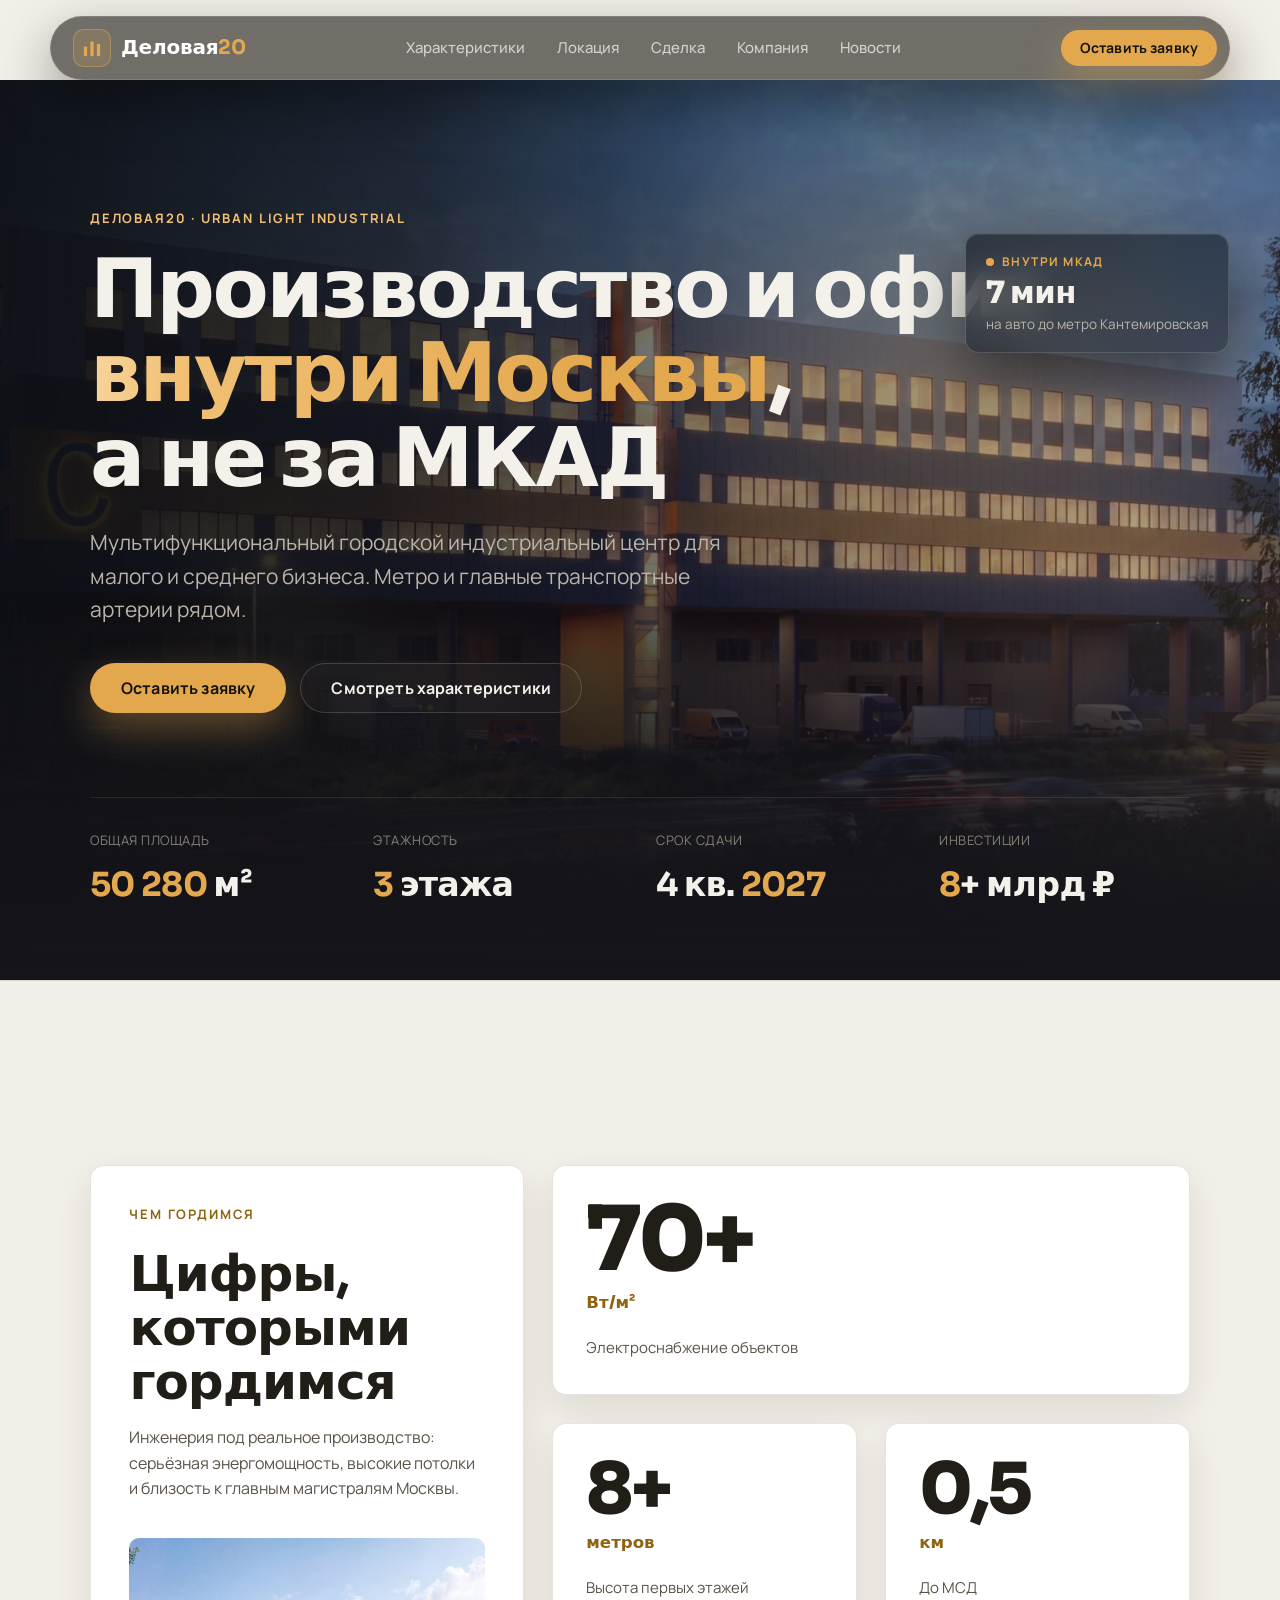
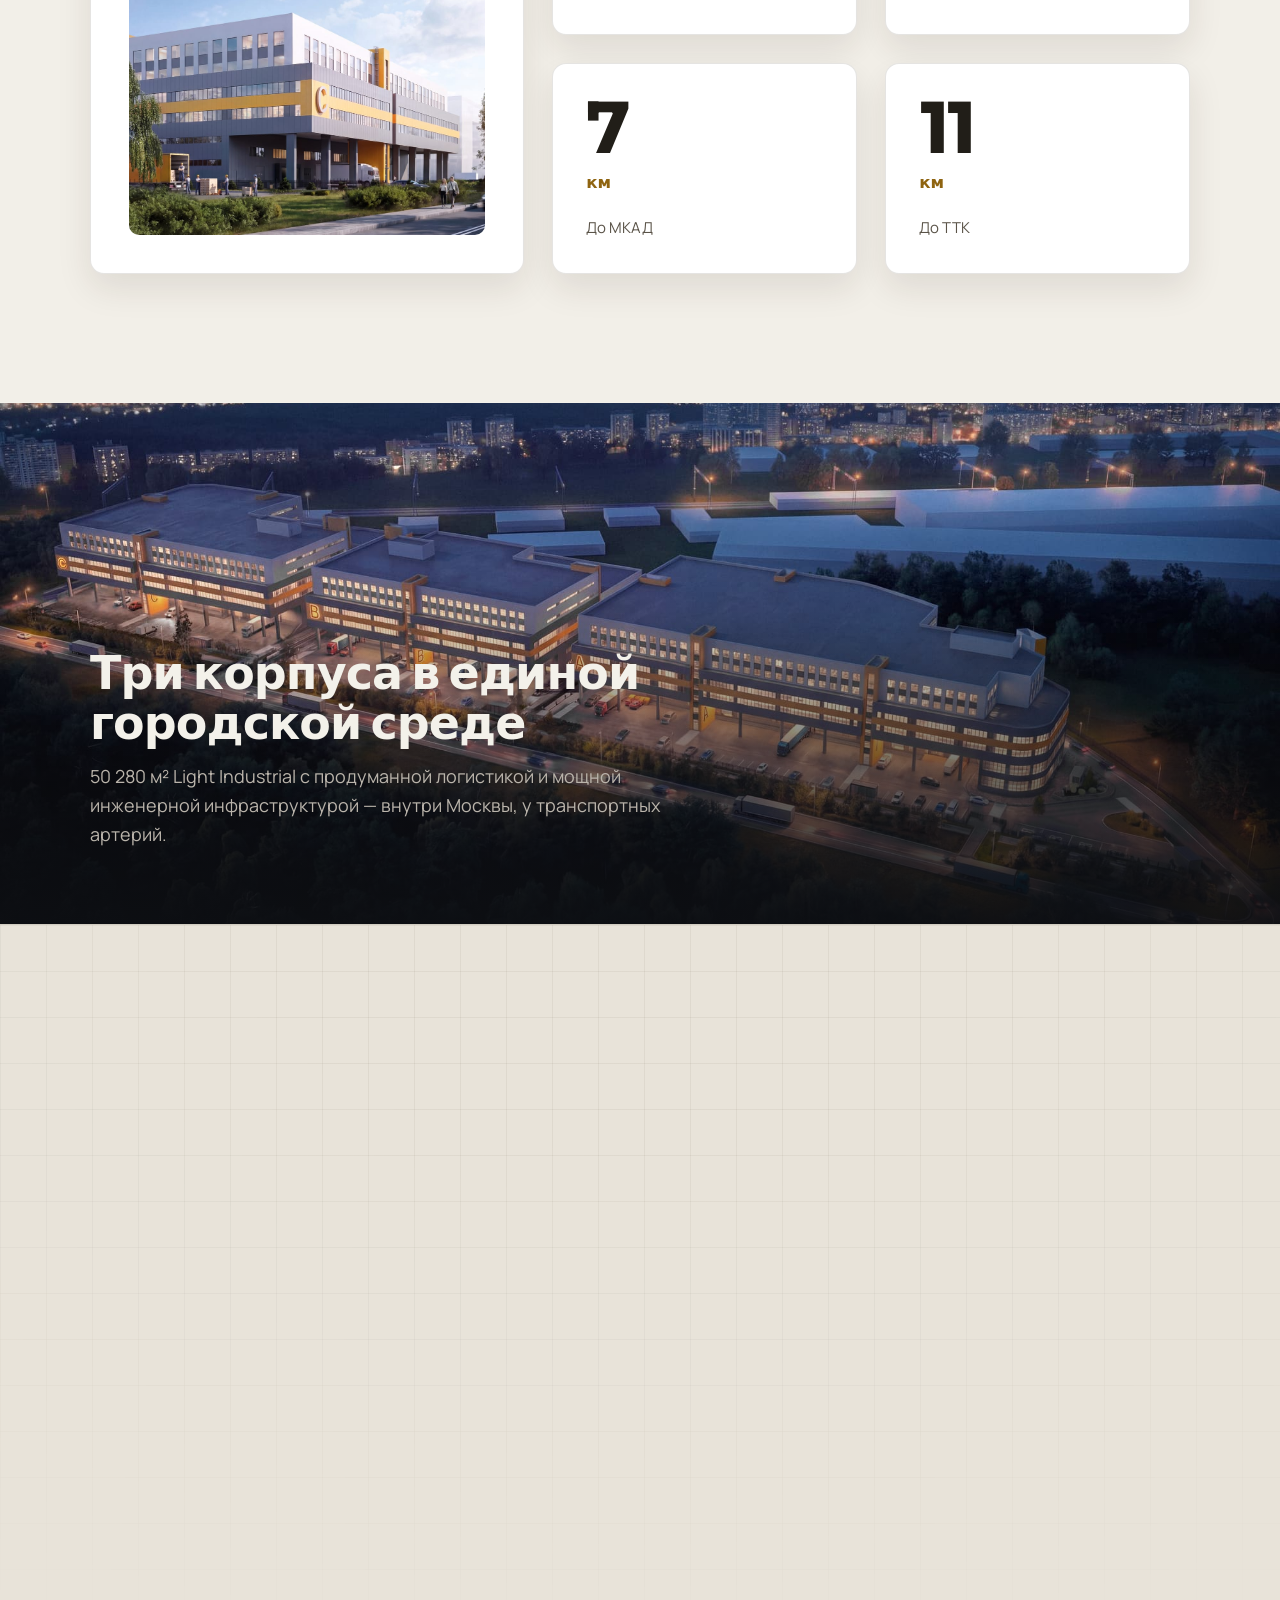
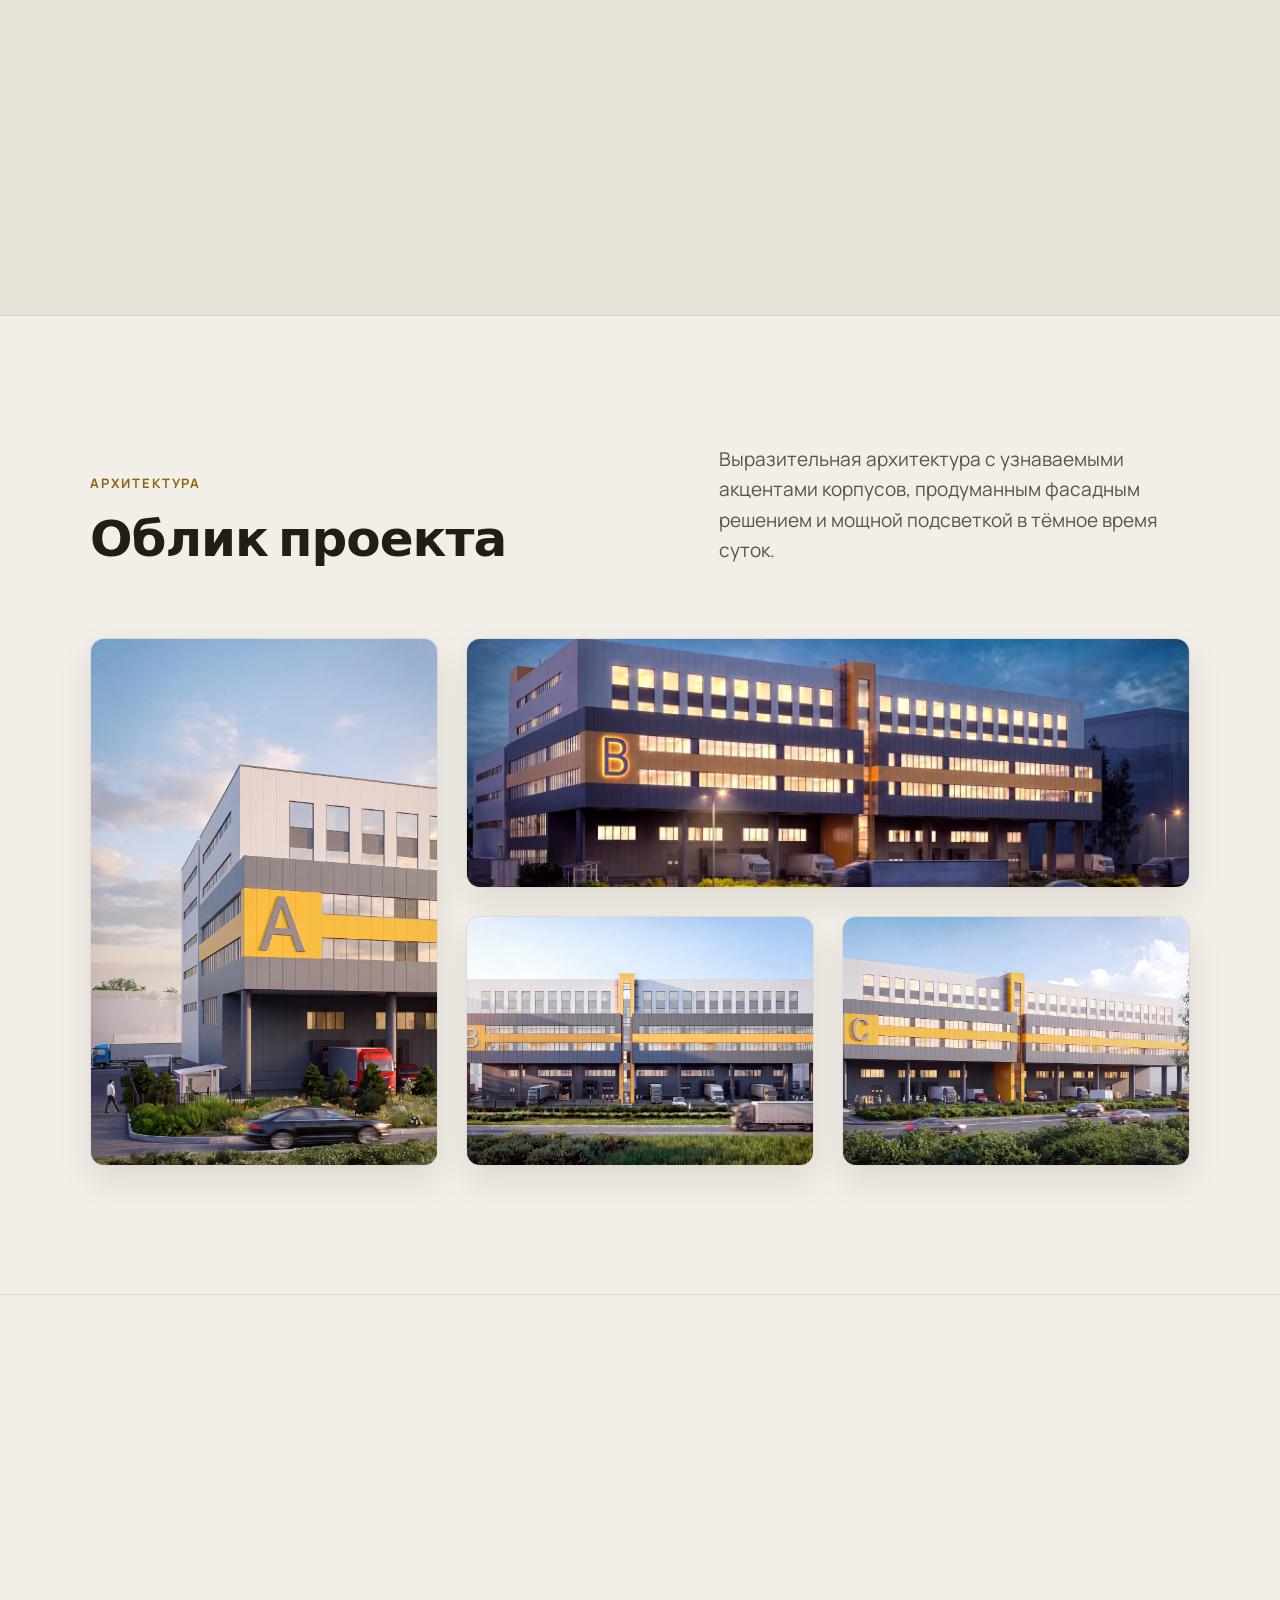
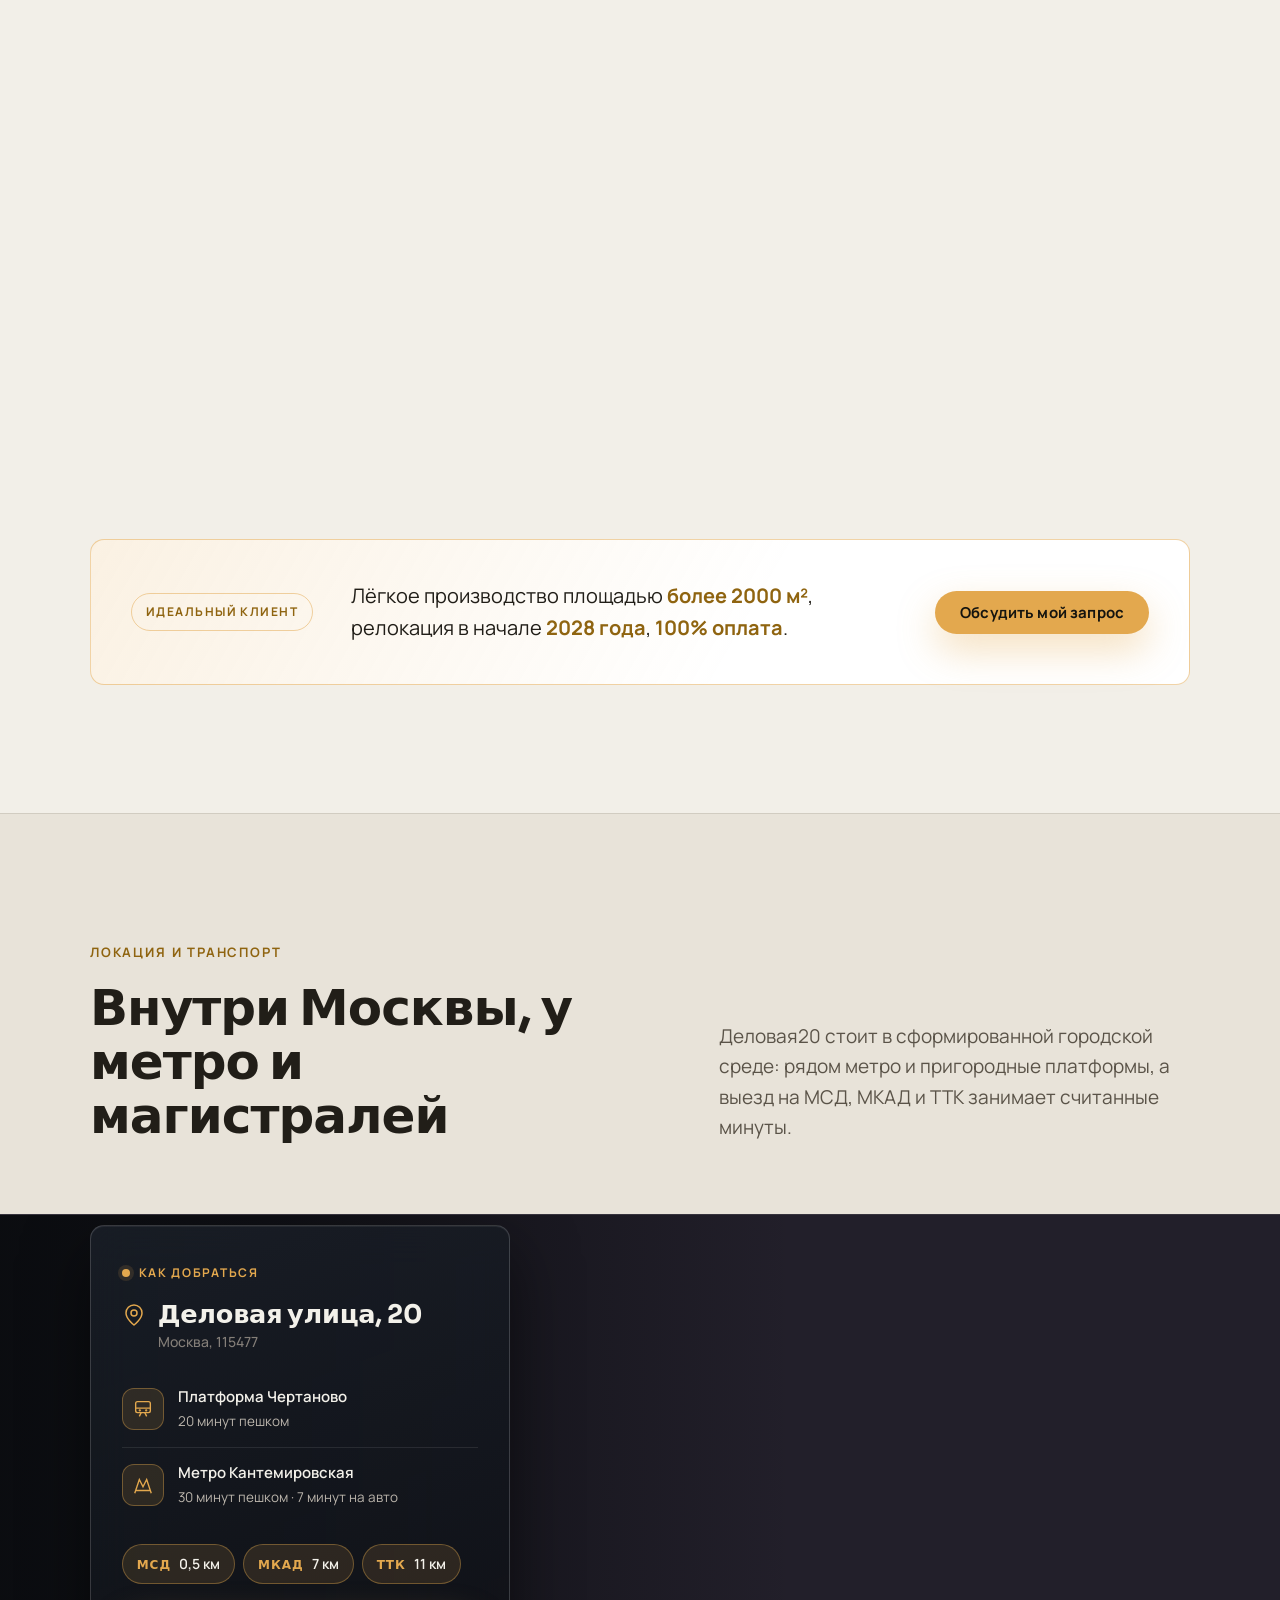
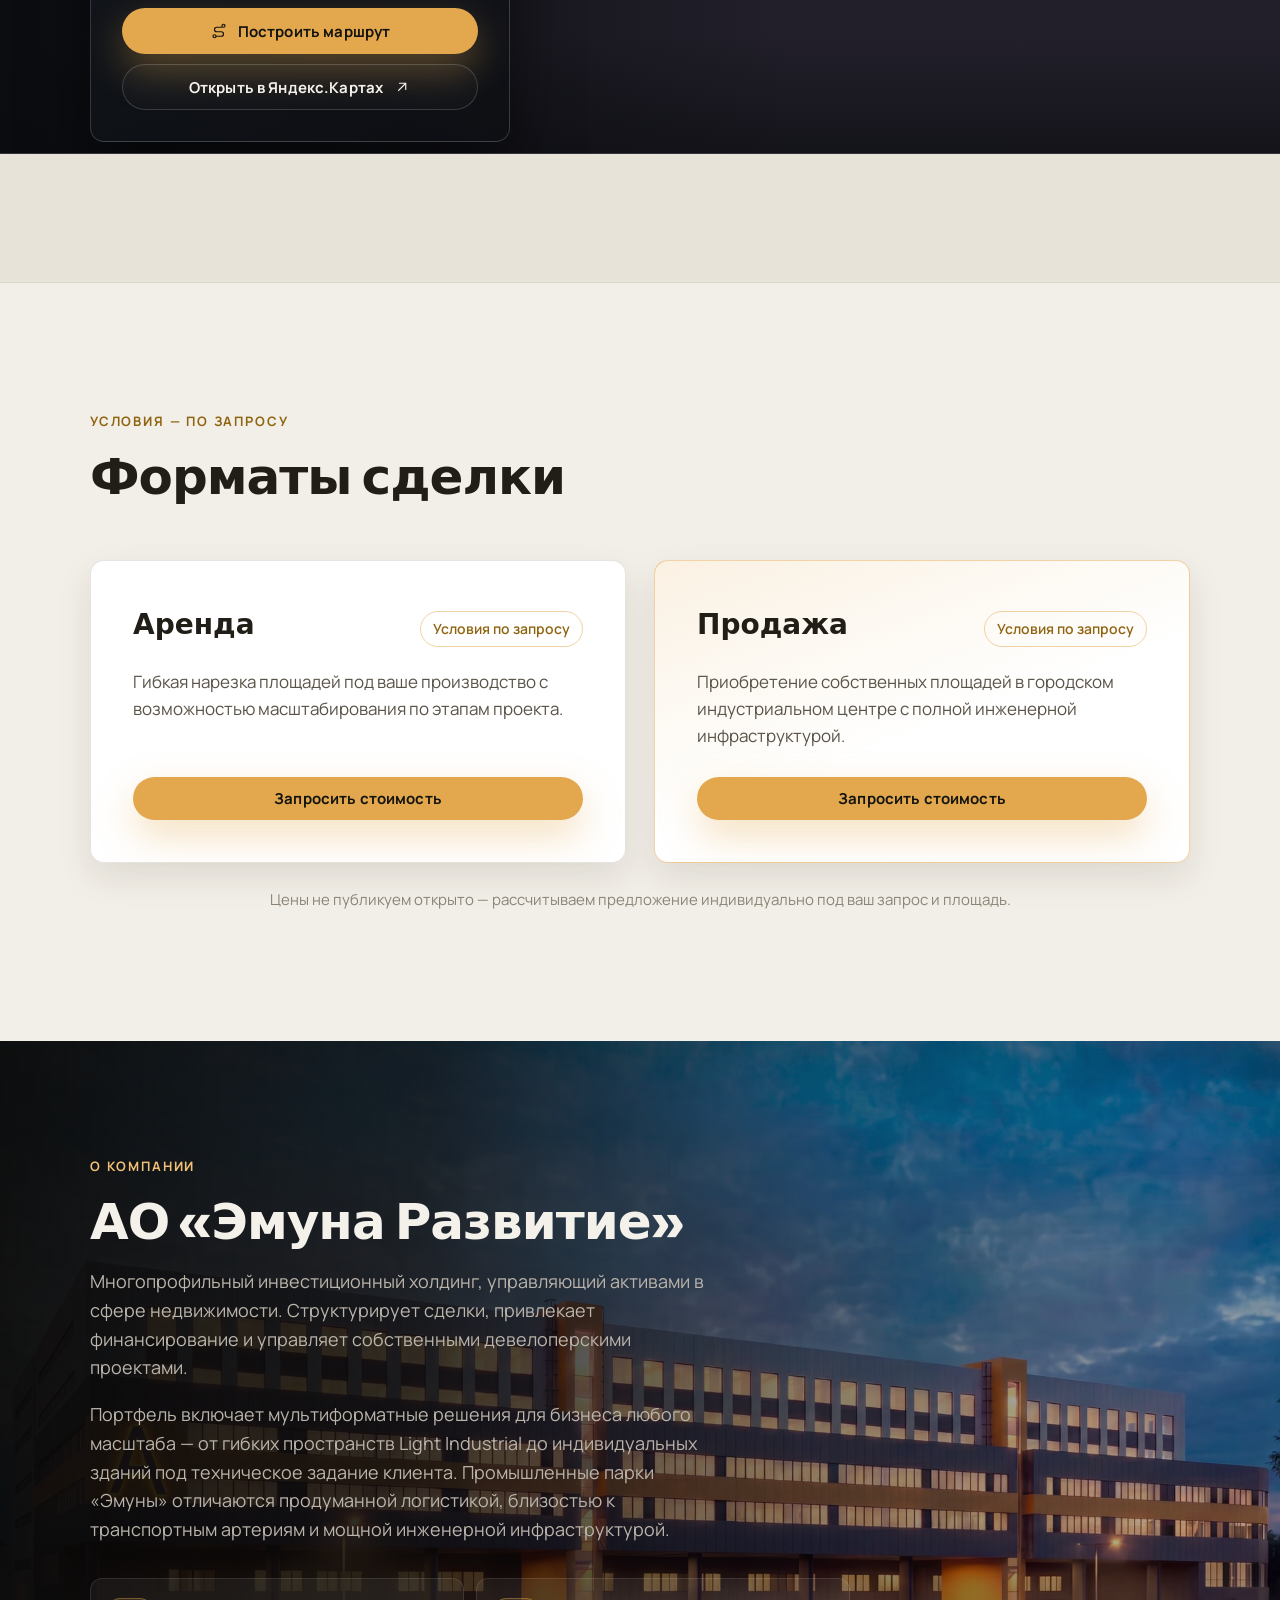
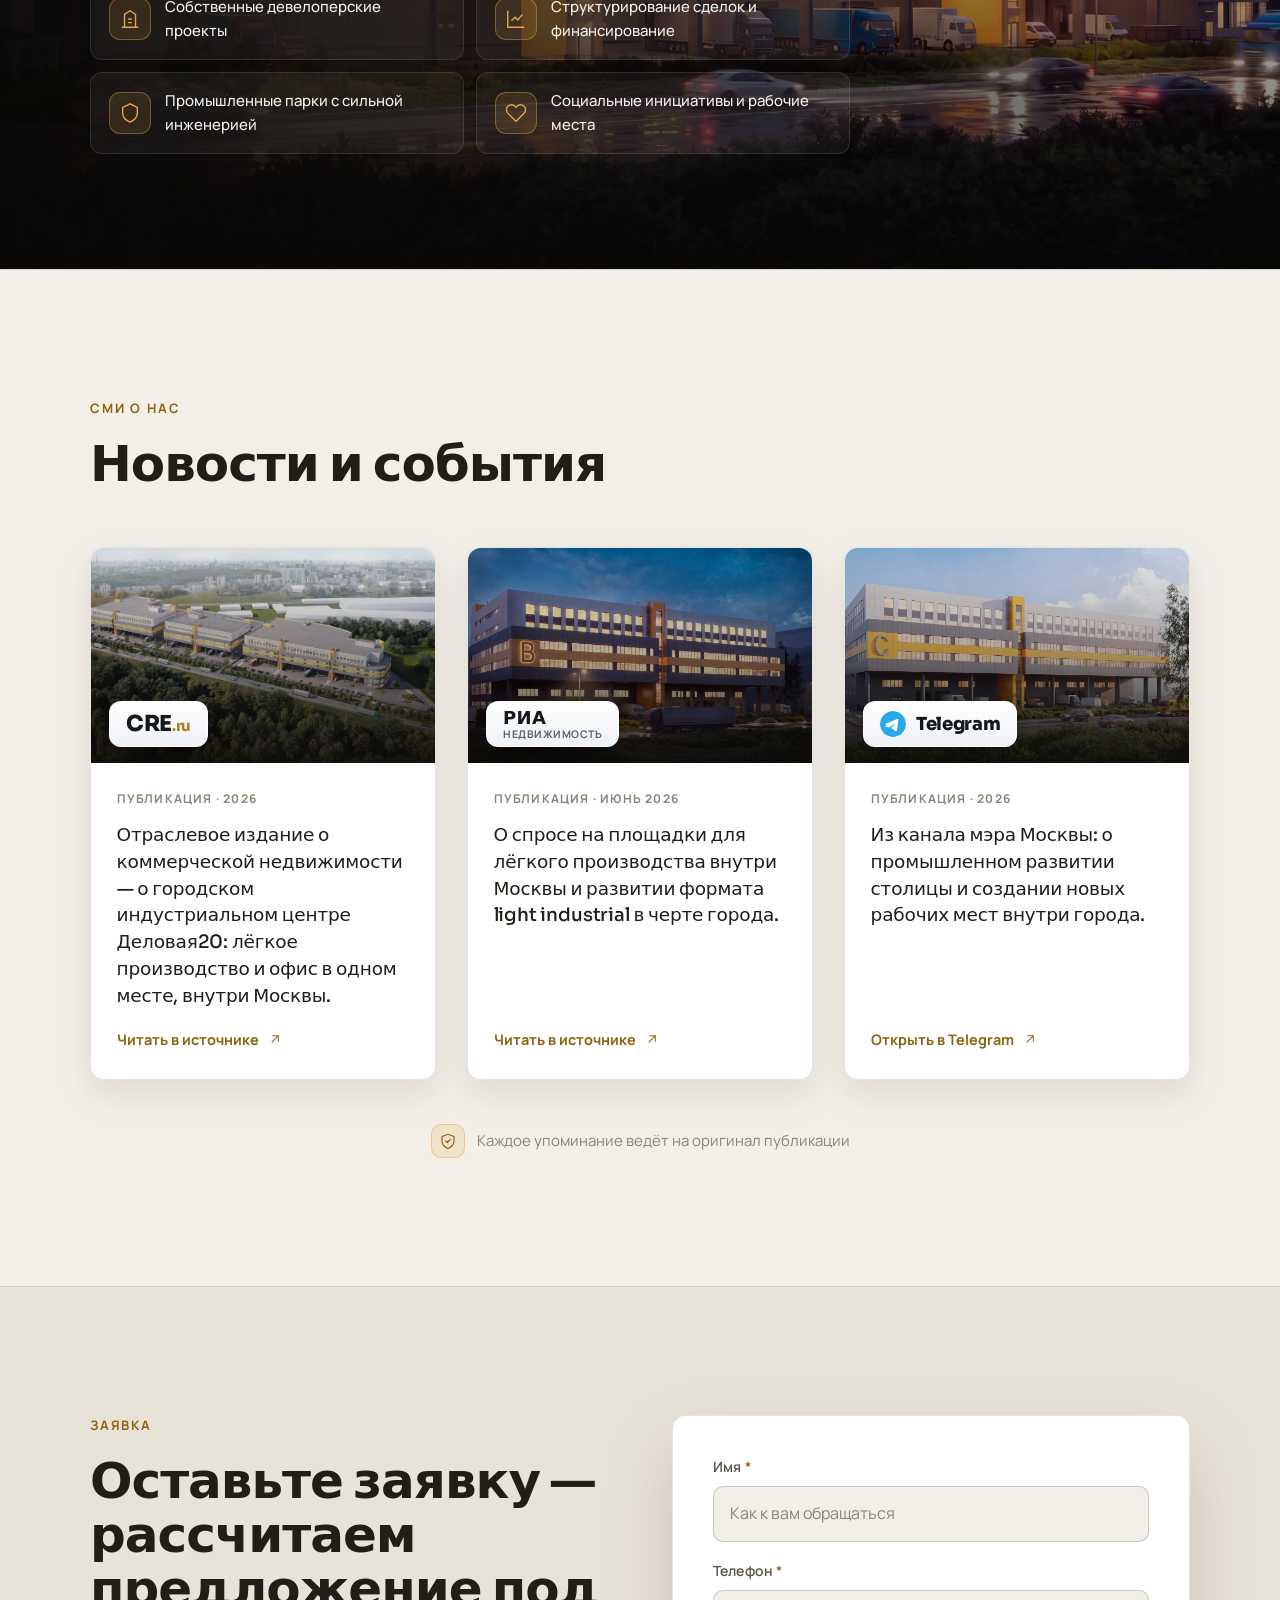
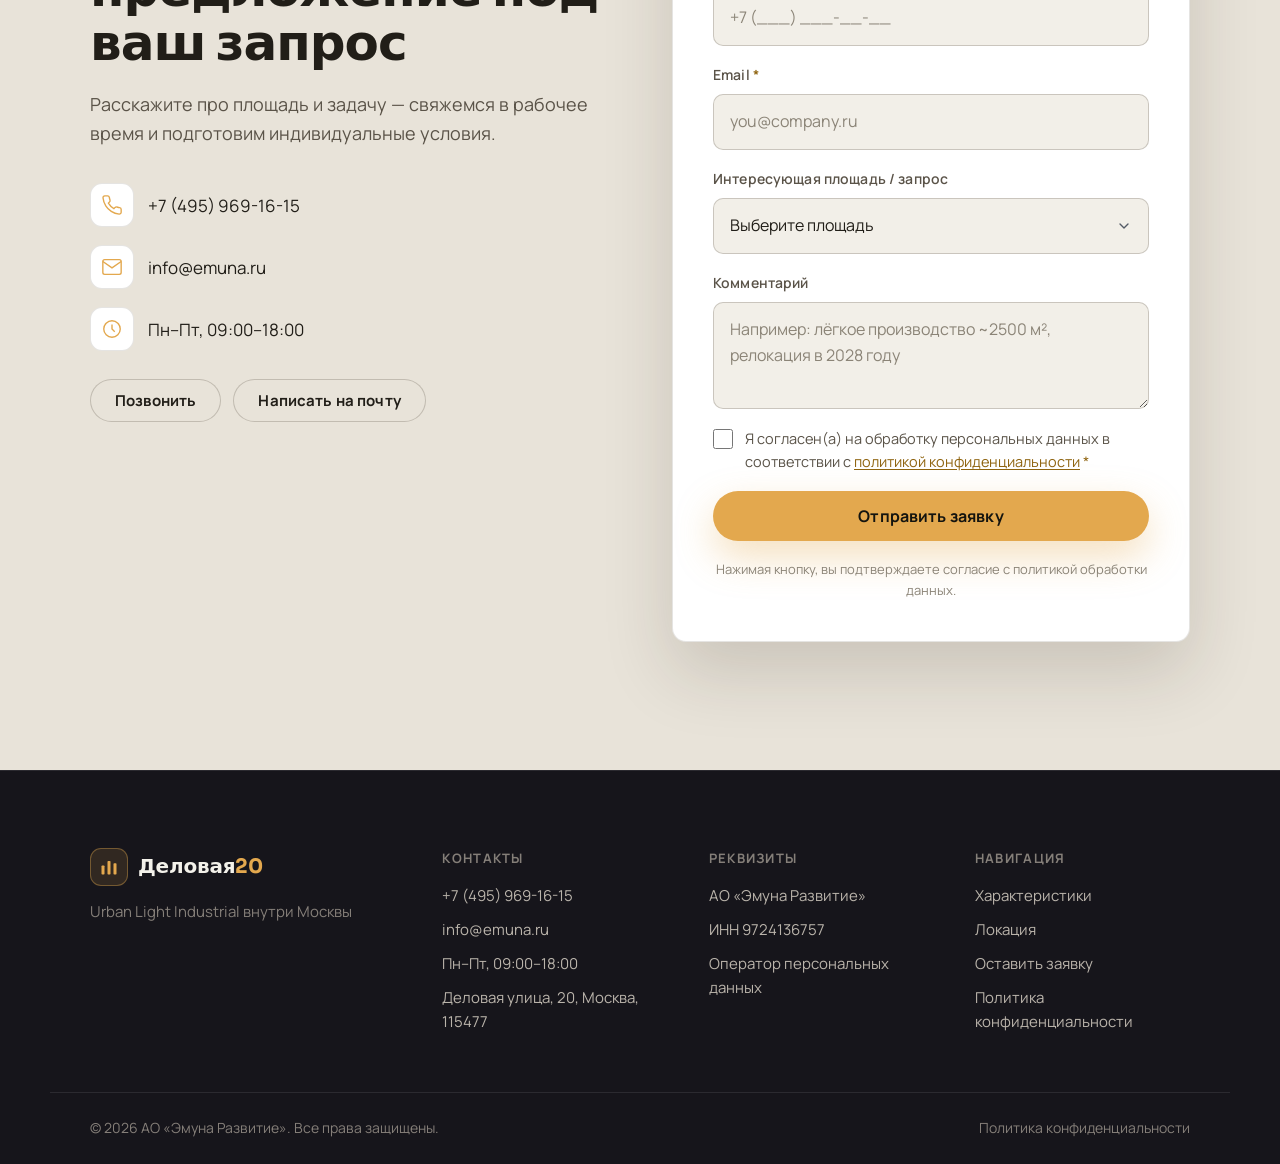
<file: index.html>
<!doctype html>
<html lang="ru">
<head>
  <meta charset="utf-8" />
  <meta name="viewport" content="width=device-width, initial-scale=1" />
  <meta name="theme-color" content="#0d0f13" />

  <!-- SEO -->
  <title>Деловая20 — лайт индастриал в Москве внутри МКАД, у метро | Аренда и продажа промышленных помещений</title>
  <meta name="description" content="Деловая20 — Urban Light Industrial внутри Москвы, у метро Кантемировская и Царицыно. Современные промышленные помещения: лёгкое производство и офис в одном месте. Аренда и продажа — условия по запросу. Сдача 4 кв. 2027." />
  <meta name="keywords" content="лайт индастриал в Москве, лайт индастриал внутри МКАД, лайт индастриал у метро, лайт индастриал Деловая, лайт индастриал Царицыно, light industrial Москва, light industrial внутри МКАД, промышленное помещение, аренда промышленных помещений, Деловая20" />
  <meta name="author" content="АО «Эмуна Развитие»" />
  <link rel="canonical" href="https://delovaya20.ru/" />

  <!-- Open Graph / social -->
  <meta property="og:type" content="website" />
  <meta property="og:site_name" content="Деловая20" />
  <meta property="og:title" content="Деловая20 — Urban Light Industrial внутри Москвы" />
  <meta property="og:description" content="Современное производство и офис в одном месте, внутри Москвы у метро. Лайт индастриал внутри МКАД. Аренда и продажа — по запросу." />
  <meta property="og:locale" content="ru_RU" />
  <meta property="og:url" content="https://delovaya20.ru/" />
  <meta property="og:image" content="images/og-cover.jpg" />
  <meta property="og:image:width" content="1200" />
  <meta property="og:image:height" content="630" />
  <meta name="twitter:card" content="summary_large_image" />
  <meta name="twitter:title" content="Деловая20 — Urban Light Industrial внутри Москвы" />
  <meta name="twitter:description" content="Современное производство и офис внутри Москвы, у метро. Аренда и продажа — по запросу." />
  <meta name="twitter:image" content="images/og-cover.jpg" />

  <!-- Favicon (SVG-заглушка + inline fallback) -->
  <link rel="icon" type="image/svg+xml" href="favicon.svg" />
  <link rel="apple-touch-icon" href="favicon.svg" />

  <!-- Шрифты (грациозно откатываются на системные, если офлайн) -->
  <link rel="preconnect" href="https://fonts.googleapis.com" />
  <link rel="preconnect" href="https://fonts.gstatic.com" crossorigin />
  <link href="https://fonts.googleapis.com/css2?family=Manrope:wght@400;500;600;700;800&family=Sora:wght@500;600;700;800&display=swap" rel="stylesheet" />

  <link rel="stylesheet" href="styles.css?v=3" />
  <!-- Ускоряем LCP: заранее грузим фон первого экрана -->
  <link rel="preload" as="image" href="images/hero-night.jpg" fetchpriority="high" />

  <!-- Schema.org: Organization -->
  <script type="application/ld+json">
  {
    "@context": "https://schema.org",
    "@type": "Organization",
    "name": "АО «Эмуна Развитие»",
    "legalName": "Акционерное общество «Эмуна Развитие»",
    "taxID": "9724136757",
    "url": "https://delovaya20.ru/",
    "logo": "https://delovaya20.ru/favicon.svg",
    "telephone": "+7 (495) 969-16-15",
    "email": "info@emuna.ru",
    "description": "Многопрофильный инвестиционный холдинг, управляющий активами в сфере недвижимости. Структурирует сделки, привлекает финансирование и управляет собственными девелоперскими проектами.",
    "address": {
      "@type": "PostalAddress",
      "streetAddress": "Деловая улица, 20",
      "addressLocality": "Москва",
      "postalCode": "115477",
      "addressCountry": "RU"
    }
  }
  </script>

  <!-- Schema.org: Place / Product (проект Деловая20) -->
  <script type="application/ld+json">
  {
    "@context": "https://schema.org",
    "@type": "Place",
    "name": "Деловая20 — Urban Light Industrial",
    "description": "Мультифункциональный городской индустриальный центр (Urban Light Industrial), совмещающий лёгкое производство, офисные и представительские пространства в одном месте. Внутри Москвы, с доступом к метро и основным транспортным артериям.",
    "url": "https://delovaya20.ru/",
    "isAccessibleForFree": false,
    "geo": {
      "@type": "GeoCoordinates",
      "latitude": 55.624165,
      "longitude": 37.636526
    },
    "address": {
      "@type": "PostalAddress",
      "streetAddress": "Деловая улица, 20",
      "addressLocality": "Москва",
      "postalCode": "115477",
      "addressCountry": "RU"
    },
    "additionalProperty": [
      { "@type": "PropertyValue", "name": "Общая площадь", "value": "50 280 м²" },
      { "@type": "PropertyValue", "name": "Этажность", "value": "3 этажа" },
      { "@type": "PropertyValue", "name": "Срок сдачи", "value": "4 квартал 2027 года" },
      { "@type": "PropertyValue", "name": "Электроснабжение", "value": "от 70 Вт/м²" }
    ],
    "containedInPlace": { "@type": "City", "name": "Москва" }
  }
  </script>
</head>

<body>
  <a class="skip-link" href="#form">Перейти к форме заявки</a>

  <!-- ============ ХЕДЕР ============ -->
  <header class="site-header" id="top" data-header>
    <div class="header__inner">
      <a class="brand" href="#top" aria-label="Деловая20 — на главную">
        <span class="brand__mark" aria-hidden="true">
          <svg width="26" height="26" viewBox="0 0 32 32" fill="none">
            <rect x="6" y="14" width="4" height="12" rx="1" fill="currentColor"/>
            <rect x="14" y="8" width="4" height="18" rx="1" fill="currentColor"/>
            <rect x="22" y="11" width="4" height="15" rx="1" fill="currentColor"/>
          </svg>
        </span>
        <span class="brand__name">Деловая<span class="brand__accent">20</span></span>
      </a>

      <nav class="nav" aria-label="Основная навигация">
        <a href="#specs">Характеристики</a>
        <a href="#location">Локация</a>
        <a href="#deal">Сделка</a>
        <a href="#company">Компания</a>
        <a href="#news">Новости</a>
      </nav>

      <div class="header__actions">
        <a class="phone-link" href="tel:+74959691615">+7 (495) 969-16-15</a>
        <a class="btn btn--primary btn--sm" href="#form">Оставить заявку</a>
      </div>

      <button class="burger" type="button" aria-label="Открыть меню" aria-expanded="false" aria-controls="mobile-menu" data-burger>
        <span></span><span></span><span></span>
      </button>
    </div>

    <!-- Мобильное меню -->
    <div class="mobile-menu" id="mobile-menu" data-mobile-menu hidden>
      <nav aria-label="Мобильная навигация">
        <a href="#specs">Характеристики</a>
        <a href="#location">Локация</a>
        <a href="#deal">Форматы сделки</a>
        <a href="#company">Компания</a>
        <a href="#news">Новости</a>
      </nav>
      <div class="mobile-menu__cta">
        <a class="btn btn--primary" href="#form">Оставить заявку</a>
        <a class="btn btn--ghost" href="tel:+74959691615">Позвонить</a>
      </div>
    </div>
  </header>

  <main>
    <!-- ============ 1. ПЕРВЫЙ ЭКРАН ============ -->
    <section class="hero theme-dark" aria-labelledby="hero-title">
      <!-- MEDIA: фоновый рендер комплекса (ночной вид корпуса С) -->
      <div class="hero__bg" aria-hidden="true">
        <img class="hero__photo" src="images/hero-night.jpg" alt="" fetchpriority="high" />
        <div class="hero__scrim"></div>
        <div class="hero__grid"></div>
        <div class="hero__aurora"></div>
        <div class="hero__glow"></div>
        <div class="hero__vignette"></div>
      </div>

      <!-- Плавающая glass-карточка с ключевым преимуществом (декоративная) -->
      <figure class="hero__card" aria-hidden="true">
        <span class="hero__card-badge"><span class="hero__card-dot"></span>Внутри МКАД</span>
        <span class="hero__card-value">7 мин</span>
        <span class="hero__card-label">на авто до метро Кантемировская</span>
      </figure>

      <div class="container hero__inner">
        <p class="eyebrow hero__eyebrow">Деловая20 · Urban Light Industrial</p>
        <h1 class="hero__title" id="hero-title">
          Производство и офис <span class="accent-text">внутри Москвы</span>,<br />
          а не за МКАД
        </h1>
        <p class="hero__lead">
          Мультифункциональный городской индустриальный центр для малого и среднего бизнеса.
          Метро и главные транспортные артерии рядом.
        </p>
        <div class="hero__cta">
          <a class="btn btn--primary btn--lg" href="#form">Оставить заявку</a>
          <a class="btn btn--ghost btn--lg" href="#specs">Смотреть характеристики</a>
        </div>

        <dl class="hero__stats" aria-label="Ключевые цифры проекта">
          <div class="hero__stat">
            <dt>Общая площадь</dt>
            <dd><span class="num" data-count data-target="50280" data-format="space">0</span> м²</dd>
          </div>
          <div class="hero__stat">
            <dt>Этажность</dt>
            <dd><span class="num" data-count data-target="3">0</span> этажа</dd>
          </div>
          <div class="hero__stat">
            <dt>Срок сдачи</dt>
            <dd>4 кв. <span class="num">2027</span></dd>
          </div>
          <div class="hero__stat">
            <dt>Инвестиции</dt>
            <dd><span class="num" data-count data-target="8">0</span>+ млрд ₽</dd>
          </div>
        </dl>
      </div>
    </section>

    <!-- ============ ЦИФРЫ, КОТОРЫМИ ГОРДИМСЯ ============ -->
    <section class="section proud" aria-labelledby="proud-title">
      <div class="container">
        <div class="proud__bento">
          <div class="proud__feature reveal">
            <p class="eyebrow">Чем гордимся</p>
            <h2 class="section__title" id="proud-title">Цифры, которыми гордимся</h2>
            <p class="proud__feature-text">
              Инженерия под реальное производство: серьёзная энергомощность, высокие
              потолки и близость к главным магистралям Москвы.
            </p>
            <div class="proud__feature-img">
              <img src="images/company-day.jpg" alt="Дневной рендер корпуса С комплекса Деловая20" loading="lazy" />
            </div>
          </div>

          <div class="proud__grid reveal">
            <div class="proud__stat proud__stat--hero">
              <span class="proud__num"><span data-count data-target="70">0</span>+</span>
              <span class="proud__unit">Вт/м²</span>
              <span class="proud__desc">Электроснабжение объектов</span>
            </div>
            <div class="proud__stat">
              <span class="proud__num"><span data-count data-target="8">0</span>+</span>
              <span class="proud__unit">метров</span>
              <span class="proud__desc">Высота первых этажей</span>
            </div>
            <div class="proud__stat">
              <span class="proud__num"><span data-count data-target="0.5" data-decimals="1">0</span></span>
              <span class="proud__unit">км</span>
              <span class="proud__desc">До МСД</span>
            </div>
            <div class="proud__stat">
              <span class="proud__num"><span data-count data-target="7">0</span></span>
              <span class="proud__unit">км</span>
              <span class="proud__desc">До МКАД</span>
            </div>
            <div class="proud__stat">
              <span class="proud__num"><span data-count data-target="11">0</span></span>
              <span class="proud__unit">км</span>
              <span class="proud__desc">До ТТК</span>
            </div>
          </div>
        </div>
      </div>
    </section>

    <!-- ============ ШОУКЕЙС: ВЕСЬ КОМПЛЕКС ============ -->
    <!-- MEDIA: аэровид всех корпусов ночью -->
    <section class="showcase theme-dark" aria-labelledby="showcase-title">
      <img class="showcase__img" src="images/showcase-aerial.jpg" alt="Аэровид комплекса Деловая20: три корпуса Urban Light Industrial ночью на фоне Москвы" loading="lazy" />
      <div class="showcase__overlay">
        <div class="container">
          <h2 class="showcase__title reveal" id="showcase-title">Три корпуса в единой городской среде</h2>
          <p class="showcase__text reveal">50 280 м² Light Industrial с продуманной логистикой и мощной инженерной инфраструктурой — внутри Москвы, у транспортных артерий.</p>
        </div>
      </div>
    </section>

    <!-- ============ 3. КЛЮЧЕВЫЕ ХАРАКТЕРИСТИКИ ============ -->
    <section class="section section--alt" id="specs" aria-labelledby="specs-title">
      <div class="container">
        <div class="format__head">
          <div class="reveal">
            <p class="eyebrow">Параметры комплекса</p>
            <h2 class="section__title" id="specs-title">Ключевые характеристики</h2>
          </div>
          <p class="section__lead reveal">
            Инженерия под реальное производство: высокие потолки, серьёзные нагрузки на пол
            и запас по энергомощности.
          </p>
        </div>

        <div class="specs__grid">
          <article class="spec spec--wide reveal">
            <span class="spec__label">Общая площадь</span>
            <span class="spec__value">50&nbsp;280 <small>м²</small></span>
            <span class="spec__note">Более 50 тыс. м² в три этапа реализации</span>
          </article>
          <article class="spec reveal">
            <span class="spec__label">Этажность</span>
            <span class="spec__value">3 <small>этажа</small></span>
          </article>
          <article class="spec reveal">
            <span class="spec__label">Срок сдачи</span>
            <span class="spec__value">4 кв. <small>2027</small></span>
          </article>
          <article class="spec reveal">
            <span class="spec__label">Объём инвестиций</span>
            <span class="spec__value">8+ <small>млрд ₽</small></span>
          </article>
          <article class="spec reveal">
            <span class="spec__label">Электроснабжение</span>
            <span class="spec__value">от 70 <small>Вт/м²</small></span>
          </article>
          <article class="spec reveal">
            <span class="spec__label">Шаг колонн</span>
            <span class="spec__value spec__value--sm">6×12<small> · 1–2 этаж</small></span>
            <span class="spec__note">3 этаж — 12×24</span>
          </article>
          <article class="spec reveal">
            <span class="spec__label">Высота этажа до низа несущих</span>
            <span class="spec__value spec__value--sm">8,4 м<small> · 1 этаж</small></span>
            <span class="spec__note">2–3 этаж — 6,3 м</span>
          </article>
          <article class="spec reveal">
            <span class="spec__label">Нагрузка на пол</span>
            <span class="spec__value spec__value--sm">5 т/м²<small> · 1 этаж</small></span>
            <span class="spec__note">2–3 этаж — 1,5 т/м²</span>
          </article>
        </div>
      </div>
    </section>

    <!-- ============ ГАЛЕРЕЯ / ОБЛИК ПРОЕКТА ============ -->
    <!-- MEDIA: рендеры корпусов (день/ночь, фасады) -->
    <section class="section gallery" id="gallery" aria-labelledby="gallery-title">
      <div class="container">
        <div class="format__head">
          <div class="reveal">
            <p class="eyebrow">Архитектура</p>
            <h2 class="section__title" id="gallery-title">Облик проекта</h2>
          </div>
          <p class="section__lead reveal">
            Выразительная архитектура с узнаваемыми акцентами корпусов, продуманным
            фасадным решением и мощной подсветкой в тёмное время суток.
          </p>
        </div>

        <div class="gallery__grid reveal">
          <figure class="gallery__item gallery__item--tall">
            <img src="images/facade-a.jpg" alt="Фасадное решение корпуса A комплекса Деловая20" loading="lazy" />
          </figure>
          <figure class="gallery__item gallery__item--wide">
            <img src="images/night-b.jpg" alt="Ночной вид корпуса B с подсветкой" loading="lazy" />
          </figure>
          <figure class="gallery__item">
            <img src="images/day-b.jpg" alt="Дневной вид корпуса B" loading="lazy" />
          </figure>
          <figure class="gallery__item">
            <img src="images/side-c.jpg" alt="Боковой вид корпуса C" loading="lazy" />
          </figure>
        </div>
      </div>
    </section>

    <!-- ============ 4. БОЛЬ КЛИЕНТА → РЕШЕНИЕ ============ -->
    <section class="section" id="problem" aria-labelledby="problem-title">
      <div class="container">
        <div class="reveal">
          <p class="eyebrow">Проблема и решение</p>
          <h2 class="section__title" id="problem-title">Почему бизнес выбирает город, а не поля за МКАД</h2>
        </div>

        <div class="ps">
          <div class="ps__col ps__col--problem reveal">
            <span class="ps__tag ps__tag--problem">Проблема</span>
            <h3 class="ps__heading">Что мешает производству сегодня</h3>
            <ul class="ps__list">
              <li>Промышленные территории вовлекаются в программу КРТ, площадки сносят — производства вынуждены переезжать.</li>
              <li>На рынке нет современных помещений для перебазировки производства.</li>
              <li>Бизнес зависит от квалифицированного персонала, который не хочет ездить за МКАД.</li>
            </ul>
          </div>

          <div class="ps__col ps__col--solution reveal">
            <span class="ps__tag ps__tag--solution">Решение</span>
            <h3 class="ps__heading">Как это закрывает Деловая20</h3>
            <ul class="ps__list ps__list--check">
              <li>Близость к местам проживания квалифицированного персонала и развитый общественный транспорт.</li>
              <li>Более мелкая нарезка под практически любое производство.</li>
              <li>Возможность присоединения большего объёма энергоресурсов, энергоцентры рядом.</li>
              <li>Невысокая для городских парков этажность.</li>
              <li>Гибкий и индивидуальный подход — в отличие от крупных бюрократизированных девелоперов жилья.</li>
            </ul>
          </div>
        </div>

        <aside class="ideal reveal" aria-label="Идеальный клиент проекта">
          <div class="ideal__tag">Идеальный клиент</div>
          <p class="ideal__text">
            Лёгкое производство площадью <strong>более 2000 м²</strong>, релокация в начале <strong>2028 года</strong>, <strong>100% оплата</strong>.
          </p>
          <a class="btn btn--primary" href="#form">Обсудить мой запрос</a>
        </aside>
      </div>
    </section>

    <!-- ============ 5. ЛОКАЦИЯ И ТРАНСПОРТ ============ -->
    <section class="section section--alt geo" id="location" aria-labelledby="location-title">
      <div class="container">
        <div class="format__head">
          <div class="reveal">
            <p class="eyebrow">Локация и транспорт</p>
            <h2 class="section__title" id="location-title">Внутри Москвы, у метро и магистралей</h2>
          </div>
          <p class="section__lead reveal">
            Деловая20 стоит в сформированной городской среде: рядом метро и пригородные
            платформы, а выезд на МСД, МКАД и ТТК занимает считанные минуты.
          </p>
        </div>
      </div>

      <!-- Крупная интерактивная сцена: карта на всю ширину + плавающая стеклянная карточка -->
      <div class="geo__stage theme-dark reveal">
        <!-- MEDIA: Яндекс.Карта (map-widget v1, тёмная тема, метка на объекте) -->
        <div class="geo__map">
          <iframe
            title="Яндекс.Карта: Деловая улица, 20, Москва"
            src="https://yandex.ru/map-widget/v1/?ll=37.636526%2C55.624165&z=16&pt=37.636526,55.624165,pm2orm&theme=dark"
            loading="lazy" allowfullscreen referrerpolicy="no-referrer-when-downgrade"></iframe>
        </div>

        <div class="geo__scrim" aria-hidden="true"></div>

        <div class="geo__overlay">
          <div class="geo__overlay-inner">
            <div class="geo__panel reveal">
              <span class="geo__eyebrow">
                <span class="geo__dot" aria-hidden="true"></span>
                Как добраться
              </span>

              <p class="geo__addr">
                <svg viewBox="0 0 24 24" fill="none" stroke="currentColor" stroke-width="1.5" aria-hidden="true"><path d="M20 10c0 6-8 12-8 12s-8-6-8-12a8 8 0 0 1 16 0Z"/><circle cx="12" cy="10" r="3"/></svg>
                <span>
                  Деловая улица, 20
                  <span class="geo__addr-sub">Москва, 115477</span>
                </span>
              </p>

              <ul class="geo__transport">
                <li>
                  <span class="geo__ico" aria-hidden="true">
                    <svg viewBox="0 0 24 24" fill="none" stroke="currentColor" stroke-width="1.5"><rect x="4" y="4" width="16" height="12" rx="2"/><path d="M4 11h16M8 20l2-4M16 20l-2-4"/><circle cx="8.5" cy="13.5" r=".5" fill="currentColor"/><circle cx="15.5" cy="13.5" r=".5" fill="currentColor"/></svg>
                  </span>
                  <span class="geo__transport-txt">
                    <strong>Платформа Чертаново</strong>
                    <span>20 минут пешком</span>
                  </span>
                </li>
                <li>
                  <span class="geo__ico" aria-hidden="true">
                    <svg viewBox="0 0 24 24" fill="none" stroke="currentColor" stroke-width="1.5"><path d="M4 18 8 6l4 8 4-8 4 12M4 18h16M4 18l-1 3M20 18l1 3"/></svg>
                  </span>
                  <span class="geo__transport-txt">
                    <strong>Метро Кантемировская</strong>
                    <span>30 минут пешком · 7 минут на авто</span>
                  </span>
                </li>
              </ul>

              <div class="geo__pills" aria-label="Расстояние до магистралей">
                <span class="geo__pill"><span class="geo__pill-key">МСД</span><span class="geo__pill-val">0,5 км</span></span>
                <span class="geo__pill"><span class="geo__pill-key">МКАД</span><span class="geo__pill-val">7 км</span></span>
                <span class="geo__pill"><span class="geo__pill-key">ТТК</span><span class="geo__pill-val">11 км</span></span>
              </div>

              <div class="geo__actions">
                <a class="btn btn--primary btn--block" href="https://yandex.ru/maps/?rtext=~55.624165,37.636526&rtt=auto" target="_blank" rel="noopener" aria-label="Построить маршрут до Деловая улица, 20 в Яндекс.Картах">
                  <svg viewBox="0 0 24 24" fill="none" stroke="currentColor" stroke-width="1.6" aria-hidden="true"><circle cx="6" cy="19" r="2"/><circle cx="18" cy="5" r="2"/><path d="M8 19h7a3 3 0 0 0 0-6H9a3 3 0 0 1 0-6h7"/></svg>
                  Построить маршрут
                </a>
                <a class="btn btn--ghost btn--block" href="https://yandex.ru/maps/?ll=37.636526,55.624165&z=16&pt=37.636526,55.624165,pm2orm" target="_blank" rel="noopener">
                  Открыть в Яндекс.Картах
                  <svg viewBox="0 0 24 24" fill="none" stroke="currentColor" stroke-width="1.5" aria-hidden="true"><path d="M7 17 17 7M8 7h9v9"/></svg>
                </a>
              </div>
            </div>
          </div>
        </div>
      </div>
    </section>

    <!-- ============ 6. ФОРМАТЫ СДЕЛКИ ============ -->
    <section class="section" id="deal" aria-labelledby="deal-title">
      <div class="container">
        <div class="reveal">
          <p class="eyebrow">Условия — по запросу</p>
          <h2 class="section__title" id="deal-title">Форматы сделки</h2>
        </div>

        <div class="deal__grid">
          <article class="deal-card reveal">
            <div class="deal-card__top">
              <h3>Аренда</h3>
              <span class="deal-card__price">Условия по запросу</span>
            </div>
            <p>Гибкая нарезка площадей под ваше производство с возможностью масштабирования по этапам проекта.</p>
            <a class="btn btn--primary btn--block" href="#form">Запросить стоимость</a>
          </article>

          <article class="deal-card deal-card--feature reveal">
            <div class="deal-card__top">
              <h3>Продажа</h3>
              <span class="deal-card__price">Условия по запросу</span>
            </div>
            <p>Приобретение собственных площадей в городском индустриальном центре с полной инженерной инфраструктурой.</p>
            <a class="btn btn--primary btn--block" href="#form">Запросить стоимость</a>
          </article>
        </div>
        <p class="deal__note reveal">Цены не публикуем открыто — рассчитываем предложение индивидуально под ваш запрос и площадь.</p>
      </div>
    </section>

    <!-- ============ 7. О КОМПАНИИ ============ -->
    <!-- MEDIA: фоновый рендер (ночной вид корпуса А) -->
    <section class="company-band theme-dark" id="company" aria-labelledby="company-title">
      <img class="company-band__img" src="images/company-bg.jpg" alt="" />
      <div class="company-band__scrim" aria-hidden="true"></div>
      <div class="container company-band__inner">
        <p class="eyebrow reveal">О компании</p>
        <h2 class="section__title reveal" id="company-title">АО «Эмуна&nbsp;Развитие»</h2>
        <p class="company-band__text reveal">
          Многопрофильный инвестиционный холдинг, управляющий активами в сфере недвижимости.
          Структурирует сделки, привлекает финансирование и управляет собственными
          девелоперскими проектами.
        </p>
        <p class="company-band__text reveal">
          Портфель включает мультиформатные решения для бизнеса любого масштаба — от гибких
          пространств Light Industrial до индивидуальных зданий под техническое задание клиента.
          Промышленные парки «Эмуны» отличаются продуманной логистикой, близостью к транспортным
          артериям и мощной инженерной инфраструктурой.
        </p>
        <ul class="company-band__facts reveal">
          <li>
            <span class="company-band__ico" aria-hidden="true"><svg viewBox="0 0 24 24" fill="none" stroke="currentColor" stroke-width="1.5"><path d="M3 21h18M6 21V7l6-4 6 4v14M10 12h4M10 16h4"/></svg></span>
            Собственные девелоперские проекты
          </li>
          <li>
            <span class="company-band__ico" aria-hidden="true"><svg viewBox="0 0 24 24" fill="none" stroke="currentColor" stroke-width="1.5"><path d="M3 3v18h18M7 14l4-4 3 3 5-6"/></svg></span>
            Структурирование сделок и финансирование
          </li>
          <li>
            <span class="company-band__ico" aria-hidden="true"><svg viewBox="0 0 24 24" fill="none" stroke="currentColor" stroke-width="1.5"><path d="M12 2 4 6v6c0 5 3.5 8 8 10 4.5-2 8-5 8-10V6l-8-4Z"/></svg></span>
            Промышленные парки с сильной инженерией
          </li>
          <li>
            <span class="company-band__ico" aria-hidden="true"><svg viewBox="0 0 24 24" fill="none" stroke="currentColor" stroke-width="1.5"><path d="M20.8 4.6a5.5 5.5 0 0 0-7.8 0L12 5.7l-1-1.1a5.5 5.5 0 1 0-7.8 7.8L12 21l8.8-8.6a5.5 5.5 0 0 0 0-7.8Z"/></svg></span>
            Социальные инициативы и рабочие места
          </li>
        </ul>
      </div>
    </section>

    <!-- ============ 8. НОВОСТИ И СОБЫТИЯ / СМИ О НАС ============ -->
    <section class="section" id="news" aria-labelledby="news-title">
      <div class="container">
        <div class="reveal">
          <p class="eyebrow">СМИ о нас</p>
          <h2 class="section__title" id="news-title">Новости и события</h2>
        </div>

        <div class="news__grid">

          <!-- CRE.ru -->
          <a class="news-card reveal" href="https://cre.ru/news/101955" target="_blank" rel="noopener"
             aria-label="Публикация о проекте Деловая20 на CRE.ru — открыть оригинал в новой вкладке">
            <div class="news-card__cover">
              <img src="images/aerial-day.jpg" alt="" loading="lazy" />
              <span class="news-card__badge">
                <span class="wordmark wordmark--cre" aria-hidden="true">
                  <span class="wordmark__main">CRE</span><span class="wordmark__tld">.ru</span>
                </span>
              </span>
            </div>
            <div class="news-card__body">
              <span class="news-card__kicker">Публикация · 2026</span>
              <span class="news-card__quote">
                Отраслевое издание о коммерческой недвижимости — о городском индустриальном
                центре Деловая20: лёгкое производство и офис в одном месте, внутри Москвы.
              </span>
              <span class="news-card__more">
                Читать в источнике
                <svg viewBox="0 0 24 24" fill="none" stroke="currentColor" stroke-width="1.6" aria-hidden="true"><path d="M7 17 17 7M8 7h9v9"/></svg>
              </span>
            </div>
          </a>

          <!-- РИА Недвижимость -->
          <a class="news-card reveal" href="https://realty.ria.ru/20260628/moskva-2101307599.html" target="_blank" rel="noopener"
             aria-label="Материал РИА Недвижимость о развитии индустриальной недвижимости в Москве — открыть оригинал в новой вкладке">
            <div class="news-card__cover">
              <img src="images/night-b.jpg" alt="" loading="lazy" />
              <span class="news-card__badge">
                <span class="wordmark wordmark--ria" aria-hidden="true">
                  <span class="wordmark__main">РИА</span>
                  <span class="wordmark__sub">Недвижимость</span>
                </span>
              </span>
            </div>
            <div class="news-card__body">
              <span class="news-card__kicker">Публикация · июнь 2026</span>
              <span class="news-card__quote">
                О спросе на площадки для лёгкого производства внутри Москвы и развитии
                формата light industrial в черте города.
              </span>
              <span class="news-card__more">
                Читать в источнике
                <svg viewBox="0 0 24 24" fill="none" stroke="currentColor" stroke-width="1.6" aria-hidden="true"><path d="M7 17 17 7M8 7h9v9"/></svg>
              </span>
            </div>
          </a>

          <!-- Telegram · мэр Москвы -->
          <a class="news-card reveal" href="https://t.me/mos_sobyanin/20523" target="_blank" rel="noopener"
             aria-label="Пост в Telegram-канале мэра Москвы о промышленном развитии столицы — открыть оригинал в новой вкладке">
            <div class="news-card__cover">
              <img src="images/side-c.jpg" alt="" loading="lazy" />
              <span class="news-card__badge">
                <span class="news-card__badge-ico" aria-hidden="true">
                  <svg class="tg-glyph" viewBox="0 0 240 240" width="26" height="26">
                    <circle cx="120" cy="120" r="120" fill="#29a9eb"/>
                    <path fill="#fff" d="M52 118c34-15 57-25 68-29 33-14 39-16 44-16 1 0 3 0 5 2 1 1 1 3 1 4 0 1 0 3-.2 5-2 20-9 68-13 90-1 9-4 12-7 12-6 1-11-4-17-8-9-6-14-10-23-16-10-7-3-11 2-17 1-2 27-25 27-27 0-.3-.1-.6-.3-.8-.3-.2-.7-.1-1 0-.4.1-16 10-47 30-4 3-8 4-12 4-4 0-11-2-17-4-7-2-13-3-12-7 0-2 3-4 9-6Z"/>
                  </svg>
                </span>
                <span class="wordmark wordmark--tg" aria-hidden="true">
                  <span class="wordmark__main">Telegram</span>
                </span>
              </span>
            </div>
            <div class="news-card__body">
              <span class="news-card__kicker">Публикация · 2026</span>
              <span class="news-card__quote">
                Из канала мэра Москвы: о промышленном развитии столицы и создании
                новых рабочих мест внутри города.
              </span>
              <span class="news-card__more">
                Открыть в Telegram
                <svg viewBox="0 0 24 24" fill="none" stroke="currentColor" stroke-width="1.6" aria-hidden="true"><path d="M7 17 17 7M8 7h9v9"/></svg>
              </span>
            </div>
          </a>

        </div>

        <p class="news__note reveal">
          <span class="news__note-ico" aria-hidden="true">
            <svg viewBox="0 0 24 24" fill="none" stroke="currentColor" stroke-width="1.6" stroke-linecap="round" stroke-linejoin="round"><path d="M12 3 4 6v6c0 5 3.5 8 8 10 4.5-2 8-5 8-10V6l-8-3Z"/><path d="m9 12 2 2 4-4"/></svg>
          </span>
          Каждое упоминание ведёт на оригинал публикации
        </p>
      </div>
    </section>

    <!-- ============ 9. ФИНАЛЬНЫЙ CTA + ФОРМА ============ -->
    <section class="section cta" id="form" aria-labelledby="form-title">
      <div class="container cta__grid">
        <div class="cta__info reveal">
          <p class="eyebrow">Заявка</p>
          <h2 class="section__title" id="form-title">Оставьте заявку — рассчитаем предложение под ваш запрос</h2>
          <p class="cta__lead">
            Расскажите про площадь и задачу — свяжемся в рабочее время и подготовим индивидуальные условия.
          </p>

          <ul class="contacts">
            <li>
              <span class="contacts__ico" aria-hidden="true"><svg viewBox="0 0 24 24" fill="none" stroke="currentColor" stroke-width="1.5"><path d="M22 16.9v3a2 2 0 0 1-2.2 2 19.8 19.8 0 0 1-8.6-3 19.5 19.5 0 0 1-6-6 19.8 19.8 0 0 1-3-8.6A2 2 0 0 1 4.1 2h3a2 2 0 0 1 2 1.7c.1 1 .4 1.9.7 2.8a2 2 0 0 1-.5 2.1L8.1 9.9a16 16 0 0 0 6 6l1.3-1.3a2 2 0 0 1 2.1-.4c.9.3 1.8.6 2.8.7a2 2 0 0 1 1.7 2Z"/></svg></span>
              <a href="tel:+74959691615">+7 (495) 969-16-15</a>
            </li>
            <li>
              <span class="contacts__ico" aria-hidden="true"><svg viewBox="0 0 24 24" fill="none" stroke="currentColor" stroke-width="1.5"><rect x="2" y="4" width="20" height="16" rx="2"/><path d="m2 6 10 7 10-7"/></svg></span>
              <a href="mailto:info@emuna.ru">info@emuna.ru</a>
            </li>
            <li>
              <span class="contacts__ico" aria-hidden="true"><svg viewBox="0 0 24 24" fill="none" stroke="currentColor" stroke-width="1.5"><circle cx="12" cy="12" r="9"/><path d="M12 7v5l3 3"/></svg></span>
              Пн–Пт, 09:00–18:00
            </li>
          </ul>

          <div class="contacts__buttons">
            <a class="btn btn--ghost" href="tel:+74959691615">Позвонить</a>
            <a class="btn btn--ghost" href="mailto:info@emuna.ru">Написать на почту</a>
          </div>
        </div>

        <div class="cta__form-wrap reveal">
          <form class="form" id="lead-form" novalidate>
            <!-- honeypot (антиспам, скрыт от людей) -->
            <div class="hp" aria-hidden="true">
              <label>Не заполняйте это поле
                <input type="text" name="company" tabindex="-1" autocomplete="off" />
              </label>
            </div>

            <div class="field">
              <label for="name">Имя <span class="req">*</span></label>
              <input type="text" id="name" name="name" autocomplete="name" required minlength="2" placeholder="Как к вам обращаться" />
              <p class="field__error" data-error-for="name"></p>
            </div>

            <div class="field">
              <label for="phone">Телефон <span class="req">*</span></label>
              <input type="tel" id="phone" name="phone" autocomplete="tel" inputmode="tel" required placeholder="+7 (___) ___-__-__" />
              <p class="field__error" data-error-for="phone"></p>
            </div>

            <div class="field">
              <label for="email">Email <span class="req">*</span></label>
              <input type="email" id="email" name="email" autocomplete="email" inputmode="email" required placeholder="you@company.ru" />
              <p class="field__error" data-error-for="email"></p>
            </div>

            <div class="field">
              <label for="area">Интересующая площадь / запрос</label>
              <select id="area" name="area">
                <option value="">Выберите площадь</option>
                <option>до 500 м²</option>
                <option>500–1000 м²</option>
                <option>1000–2000 м²</option>
                <option>более 2000 м²</option>
                <option>Другое / уточню в комментарии</option>
              </select>
            </div>

            <div class="field">
              <label for="message">Комментарий</label>
              <textarea id="message" name="message" rows="3" placeholder="Например: лёгкое производство ~2500 м², релокация в 2028 году"></textarea>
            </div>

            <label class="consent">
              <input type="checkbox" id="consent" name="consent" required />
              <span>Я согласен(а) на обработку персональных данных в соответствии с <a href="privacy.html" target="_blank" rel="noopener">политикой конфиденциальности</a> <span class="req">*</span></span>
            </label>
            <p class="field__error" data-error-for="consent"></p>

            <button class="btn btn--primary btn--lg btn--block" type="submit" data-submit>
              <span class="btn__label">Отправить заявку</span>
              <span class="btn__spinner" aria-hidden="true"></span>
            </button>
            <p class="form__hint">Нажимая кнопку, вы подтверждаете согласие с политикой обработки данных.</p>
          </form>

          <!-- Экран успеха -->
          <div class="form-success" data-success hidden>
            <div class="form-success__icon" aria-hidden="true">
              <svg viewBox="0 0 24 24" fill="none" stroke="currentColor" stroke-width="2"><path d="m20 6-11 11-5-5"/></svg>
            </div>
            <h3>Спасибо, заявка отправлена</h3>
            <p>Мы свяжемся с вами в рабочее время: Пн–Пт, 09:00–18:00. Если вопрос срочный — позвоните нам.</p>
            <div class="form-success__actions">
              <a class="btn btn--primary" href="tel:+74959691615">Позвонить сейчас</a>
              <button class="btn btn--ghost" type="button" data-reset-form>Отправить ещё одну</button>
            </div>
          </div>
        </div>
      </div>
    </section>
  </main>

  <!-- ============ 10. ФУТЕР ============ -->
  <footer class="footer theme-dark">
    <div class="container footer__inner">
      <div class="footer__brand">
        <a class="brand" href="#top" aria-label="Деловая20 — наверх">
          <span class="brand__mark" aria-hidden="true">
            <svg width="24" height="24" viewBox="0 0 32 32" fill="none">
              <rect x="6" y="14" width="4" height="12" rx="1" fill="currentColor"/>
              <rect x="14" y="8" width="4" height="18" rx="1" fill="currentColor"/>
              <rect x="22" y="11" width="4" height="15" rx="1" fill="currentColor"/>
            </svg>
          </span>
          <span class="brand__name">Деловая<span class="brand__accent">20</span></span>
        </a>
        <p class="footer__tagline">Urban Light Industrial внутри Москвы</p>
      </div>

      <div class="footer__col">
        <h4>Контакты</h4>
        <a href="tel:+74959691615">+7 (495) 969-16-15</a>
        <a href="mailto:info@emuna.ru">info@emuna.ru</a>
        <p>Пн–Пт, 09:00–18:00</p>
        <p>Деловая улица, 20, Москва, 115477</p>
      </div>

      <div class="footer__col">
        <h4>Реквизиты</h4>
        <p>АО «Эмуна Развитие»</p>
        <p>ИНН 9724136757</p>
        <p>Оператор персональных данных</p>
      </div>

      <div class="footer__col">
        <h4>Навигация</h4>
        <a href="#specs">Характеристики</a>
        <a href="#location">Локация</a>
        <a href="#form">Оставить заявку</a>
        <a href="privacy.html">Политика конфиденциальности</a>
      </div>
    </div>

    <div class="container footer__bottom">
      <p>© <span data-year>2026</span> АО «Эмуна Развитие». Все права защищены.</p>
      <a href="privacy.html">Политика конфиденциальности</a>
    </div>
  </footer>

  <!-- Лайтбокс галереи -->
  <div class="lightbox" data-lightbox hidden>
    <button class="lightbox__close" type="button" aria-label="Закрыть" data-lightbox-close>
      <svg viewBox="0 0 24 24" fill="none" stroke="currentColor" stroke-width="1.8" aria-hidden="true"><path d="M6 6 18 18M18 6 6 18"/></svg>
    </button>
    <img class="lightbox__img" data-lightbox-img alt="" />
    <span class="lightbox__hint">Клик вне изображения или Esc — закрыть</span>
  </div>

  <script src="script.js?v=3" defer></script>
</body>
</html>
</file>
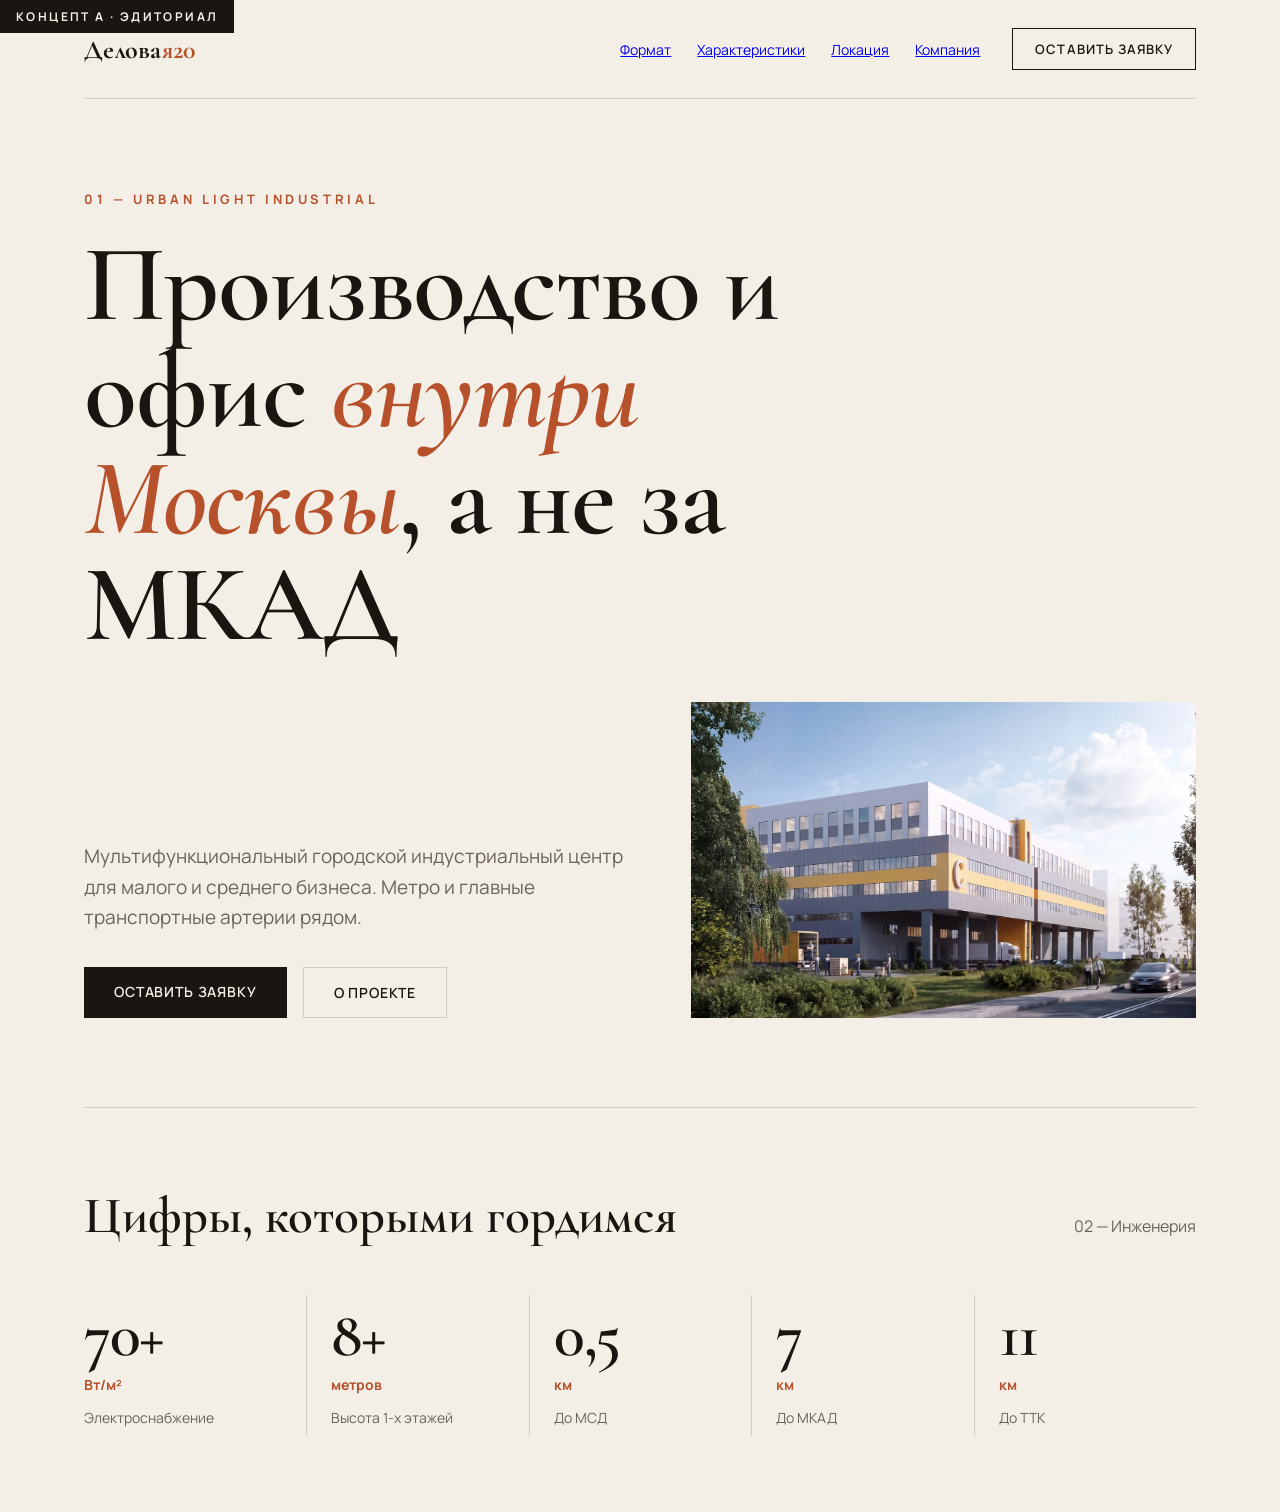
<file: concept-a.html>
<!doctype html>
<html lang="ru">
<head>
<meta charset="utf-8" /><meta name="viewport" content="width=device-width, initial-scale=1" />
<title>Концепт A — Эдиториал</title><meta name="robots" content="noindex" />
<link rel="preconnect" href="https://fonts.googleapis.com" /><link rel="preconnect" href="https://fonts.gstatic.com" crossorigin />
<link href="https://fonts.googleapis.com/css2?family=Cormorant+Garamond:wght@500;600;700&family=Manrope:wght@400;500;600;700&display=swap" rel="stylesheet" />
<style>
:root{--paper:#f3efe6;--ink:#191612;--muted:#6b6459;--line:rgba(25,22,18,.16);--accent:#b6512b}
*{box-sizing:border-box;margin:0}
body{font-family:"Manrope",system-ui,sans-serif;background:var(--paper);color:var(--ink);-webkit-font-smoothing:antialiased}
.serif{font-family:"Cormorant Garamond",serif}
.wrap{max-width:1240px;margin:0 auto;padding-inline:clamp(24px,5vw,72px)}
.tag{position:fixed;top:0;left:0;z-index:99;background:var(--ink);color:var(--paper);font-size:12px;font-weight:700;letter-spacing:.2em;text-transform:uppercase;padding:8px 16px}
/* nav */
.nav{display:flex;align-items:center;gap:32px;padding-block:28px;border-bottom:1px solid var(--line)}
.logo{font-family:"Cormorant Garamond",serif;font-weight:700;font-size:26px;letter-spacing:.01em}
.logo b{color:var(--accent)}
.nav .links{display:flex;gap:26px;margin-left:auto;font-size:14px;color:var(--muted)}
.nav .cta{border:1px solid var(--ink);padding:11px 22px;border-radius:0;font-size:13px;font-weight:600;letter-spacing:.08em;text-transform:uppercase;text-decoration:none;color:var(--ink)}
/* hero */
.hero{padding-block:clamp(48px,7vw,96px)}
.hero .num{font-size:13px;letter-spacing:.28em;color:var(--accent);text-transform:uppercase;font-weight:700}
.hero h1{font-family:"Cormorant Garamond",serif;font-weight:600;font-size:clamp(46px,8.5vw,120px);line-height:.98;letter-spacing:-.01em;margin-top:22px;max-width:14ch}
.hero h1 em{font-style:italic;color:var(--accent)}
.hero .grid{display:grid;grid-template-columns:1.1fr 1fr;gap:clamp(28px,4vw,64px);margin-top:44px;align-items:end}
.hero p{font-size:19px;line-height:1.6;color:var(--muted);max-width:46ch}
.hero .img{aspect-ratio:16/10;overflow:hidden}
.hero .img img{width:100%;height:100%;object-fit:cover;filter:grayscale(.15)}
.hero .actions{display:flex;gap:16px;margin-top:34px}
.btn{padding:15px 30px;font-size:14px;font-weight:600;letter-spacing:.06em;text-transform:uppercase;text-decoration:none}
.btn--fill{background:var(--ink);color:var(--paper)}
.btn--out{border:1px solid var(--line);color:var(--ink)}
/* numbers */
.figs{border-top:1px solid var(--line);padding-block:clamp(48px,6vw,90px)}
.figs .head{display:flex;justify-content:space-between;align-items:baseline;margin-bottom:48px}
.figs h2{font-family:"Cormorant Garamond",serif;font-weight:600;font-size:clamp(30px,4vw,52px)}
.figs .row{display:grid;grid-template-columns:repeat(5,1fr)}
.figs .cell{padding:8px 24px 8px 0;border-left:1px solid var(--line);padding-left:24px}
.figs .cell:first-child{border-left:0;padding-left:0}
.figs .cn{font-family:"Cormorant Garamond",serif;font-weight:600;font-size:clamp(40px,5vw,76px);line-height:1;letter-spacing:-.02em}
.figs .cu{color:var(--accent);font-weight:700;font-size:14px;margin-top:8px}
.figs .cl{color:var(--muted);font-size:14px;margin-top:14px;line-height:1.4}
@media(max-width:820px){.hero .grid{grid-template-columns:1fr}.figs .row{grid-template-columns:1fr 1fr}.figs .cell{border-left:0;padding-left:0;border-top:1px solid var(--line);padding-block:22px}.nav .links{display:none}}
</style>
</head>
<body>
<div class="tag">Концепт A · Эдиториал</div>
<div class="wrap">
  <nav class="nav">
    <span class="logo">Делова<b>я20</b></span>
    <span class="links"><a href="#">Формат</a><a href="#">Характеристики</a><a href="#">Локация</a><a href="#">Компания</a></span>
    <a class="cta" href="#">Оставить заявку</a>
  </nav>

  <section class="hero">
    <p class="num">01 — Urban Light Industrial</p>
    <h1 class="serif">Производство и офис <em>внутри Москвы</em>, а не за МКАД</h1>
    <div class="grid">
      <div>
        <p>Мультифункциональный городской индустриальный центр для малого и среднего бизнеса. Метро и главные транспортные артерии рядом.</p>
        <div class="actions">
          <a class="btn btn--fill" href="#">Оставить заявку</a>
          <a class="btn btn--out" href="#">О проекте</a>
        </div>
      </div>
      <div class="img"><img src="images/company-day.jpg" alt="" /></div>
    </div>
  </section>

  <section class="figs">
    <div class="head">
      <h2 class="serif">Цифры, которыми гордимся</h2>
      <span class="num" style="color:var(--muted)">02 — Инженерия</span>
    </div>
    <div class="row">
      <div class="cell"><div class="cn">70+</div><div class="cu">Вт/м²</div><div class="cl">Электроснабжение</div></div>
      <div class="cell"><div class="cn">8+</div><div class="cu">метров</div><div class="cl">Высота 1-х этажей</div></div>
      <div class="cell"><div class="cn">0,5</div><div class="cu">км</div><div class="cl">До МСД</div></div>
      <div class="cell"><div class="cn">7</div><div class="cu">км</div><div class="cl">До МКАД</div></div>
      <div class="cell"><div class="cn">11</div><div class="cu">км</div><div class="cl">До ТТК</div></div>
    </div>
  </section>
</div>
</body>
</html>
</file>
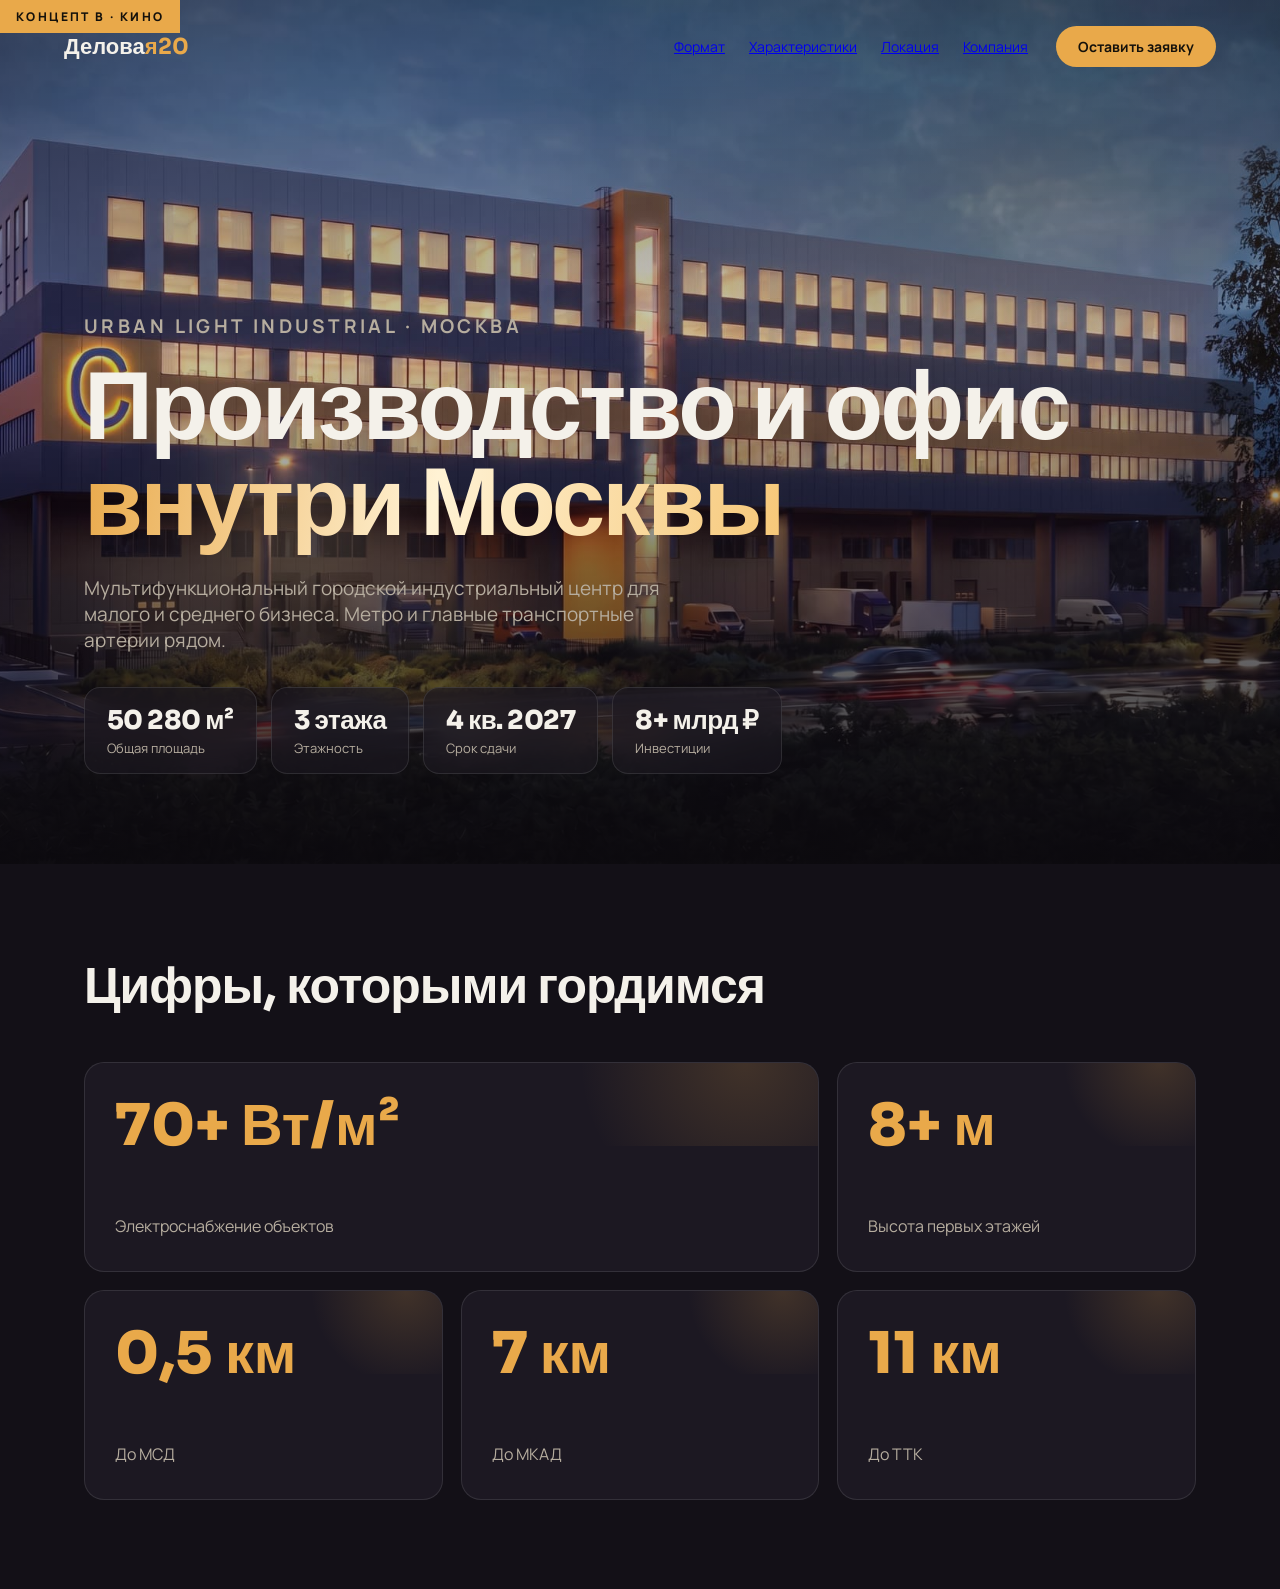
<file: concept-b.html>
<!doctype html>
<html lang="ru">
<head>
<meta charset="utf-8" /><meta name="viewport" content="width=device-width, initial-scale=1" />
<title>Концепт B — Кино</title><meta name="robots" content="noindex" />
<link rel="preconnect" href="https://fonts.googleapis.com" /><link rel="preconnect" href="https://fonts.gstatic.com" crossorigin />
<link href="https://fonts.googleapis.com/css2?family=Sora:wght@600;700;800&family=Manrope:wght@400;500;600;700&display=swap" rel="stylesheet" />
<style>
:root{--bg:#131017;--panel:#1c1822;--line:rgba(255,255,255,.1);--txt:#f4f1ea;--muted:#b6ad9f;--accent:#e9a94a;--accent-hi:#f6c777}
*{box-sizing:border-box;margin:0}
body{font-family:"Manrope",system-ui,sans-serif;background:var(--bg);color:var(--txt);-webkit-font-smoothing:antialiased}
.disp{font-family:"Sora",system-ui,sans-serif}
.wrap{max-width:1240px;margin:0 auto;padding-inline:clamp(24px,5vw,64px)}
.tag{position:fixed;top:0;left:0;z-index:99;background:var(--accent);color:#14110b;font-size:12px;font-weight:800;letter-spacing:.2em;text-transform:uppercase;padding:8px 16px}
/* hero */
.hero{position:relative;min-height:96vh;display:flex;align-items:flex-end;overflow:hidden}
.hero .bg{position:absolute;inset:0}
.hero .bg img{width:100%;height:100%;object-fit:cover}
.hero .bg::after{content:"";position:absolute;inset:0;background:linear-gradient(180deg,rgba(12,10,14,.55),rgba(12,10,14,.2) 40%,rgba(12,10,14,.92)),radial-gradient(60% 50% at 80% 20%,rgba(233,169,74,.22),transparent 70%)}
.nav{position:absolute;top:0;left:0;right:0;z-index:5;display:flex;align-items:center;gap:28px;padding:26px clamp(24px,5vw,64px)}
.logo{font-family:"Sora",sans-serif;font-weight:800;font-size:22px}.logo b{color:var(--accent)}
.nav .links{display:flex;gap:24px;margin-left:auto;font-size:14px;color:rgba(255,255,255,.72)}
.nav .cta{background:var(--accent);color:#14110b;padding:11px 22px;border-radius:999px;font-weight:700;font-size:14px;text-decoration:none}
.hero .inner{position:relative;z-index:4;width:100%;padding-bottom:clamp(48px,7vw,90px)}
.eyebrow{font-size:13px;font-weight:700;letter-spacing:.18em;text-transform:uppercase;color:var(--accent)}
.hero h1{font-family:"Sora",sans-serif;font-weight:800;font-size:clamp(44px,7.5vw,104px);line-height:1;letter-spacing:-.03em;margin-top:20px;max-width:15ch}
.hero h1 span{background:linear-gradient(100deg,var(--accent),#fff2d4,var(--accent-hi));-webkit-background-clip:text;background-clip:text;-webkit-text-fill-color:transparent}
.hero p{color:var(--muted);font-size:19px;max-width:50ch;margin-top:24px}
.chips{display:flex;flex-wrap:wrap;gap:14px;margin-top:34px}
.chip{display:flex;flex-direction:column;padding:16px 22px;border-radius:16px;background:rgba(28,24,34,.55);border:1px solid var(--line);backdrop-filter:blur(16px)}
.chip b{font-family:"Sora",sans-serif;font-size:26px;font-weight:800;letter-spacing:-.02em}
.chip small{color:var(--muted);font-size:13px;margin-top:2px}
/* numbers */
.figs{padding-block:clamp(56px,7vw,110px)}
.figs h2{font-family:"Sora",sans-serif;font-weight:700;font-size:clamp(28px,4vw,50px);letter-spacing:-.02em;margin-bottom:44px}
.grid{display:grid;grid-template-columns:repeat(3,1fr);gap:18px}
.card{position:relative;padding:34px 30px;border-radius:20px;background:var(--panel);border:1px solid var(--line);overflow:hidden;min-height:210px;display:flex;flex-direction:column;justify-content:space-between}
.card::before{content:"";position:absolute;top:-40%;right:-20%;width:60%;height:80%;background:radial-gradient(circle,rgba(233,169,74,.18),transparent 70%)}
.card .cn{font-family:"Sora",sans-serif;font-weight:800;font-size:clamp(44px,4.5vw,68px);line-height:1;color:var(--accent);position:relative}
.card .cl{color:var(--muted);position:relative}
.card.big{grid-column:span 2}
@media(max-width:820px){.grid{grid-template-columns:1fr 1fr}.card.big{grid-column:span 2}.nav .links{display:none}}
@media(max-width:560px){.grid{grid-template-columns:1fr}.card.big{grid-column:span 1}}
</style>
</head>
<body>
<div class="tag">Концепт B · Кино</div>

<section class="hero">
  <div class="bg"><img src="images/hero-night.jpg" alt="" /></div>
  <nav class="nav">
    <span class="logo">Делова<b>я20</b></span>
    <span class="links"><a href="#">Формат</a><a href="#">Характеристики</a><a href="#">Локация</a><a href="#">Компания</a></span>
    <a class="cta" href="#">Оставить заявку</a>
  </nav>
  <div class="wrap inner">
    <p class="eyebrow">Urban Light Industrial · Москва</p>
    <h1 class="disp">Производство и офис <span>внутри Москвы</span></h1>
    <p>Мультифункциональный городской индустриальный центр для малого и среднего бизнеса. Метро и главные транспортные артерии рядом.</p>
    <div class="chips">
      <div class="chip"><b>50 280 м²</b><small>Общая площадь</small></div>
      <div class="chip"><b>3 этажа</b><small>Этажность</small></div>
      <div class="chip"><b>4 кв. 2027</b><small>Срок сдачи</small></div>
      <div class="chip"><b>8+ млрд ₽</b><small>Инвестиции</small></div>
    </div>
  </div>
</section>

<div class="wrap">
  <section class="figs">
    <h2 class="disp">Цифры, которыми гордимся</h2>
    <div class="grid">
      <div class="card big"><div class="cn">70+ Вт/м²</div><div class="cl">Электроснабжение объектов</div></div>
      <div class="card"><div class="cn">8+ м</div><div class="cl">Высота первых этажей</div></div>
      <div class="card"><div class="cn">0,5 км</div><div class="cl">До МСД</div></div>
      <div class="card"><div class="cn">7 км</div><div class="cl">До МКАД</div></div>
      <div class="card"><div class="cn">11 км</div><div class="cl">До ТТК</div></div>
    </div>
  </section>
</div>
</body>
</html>
</file>
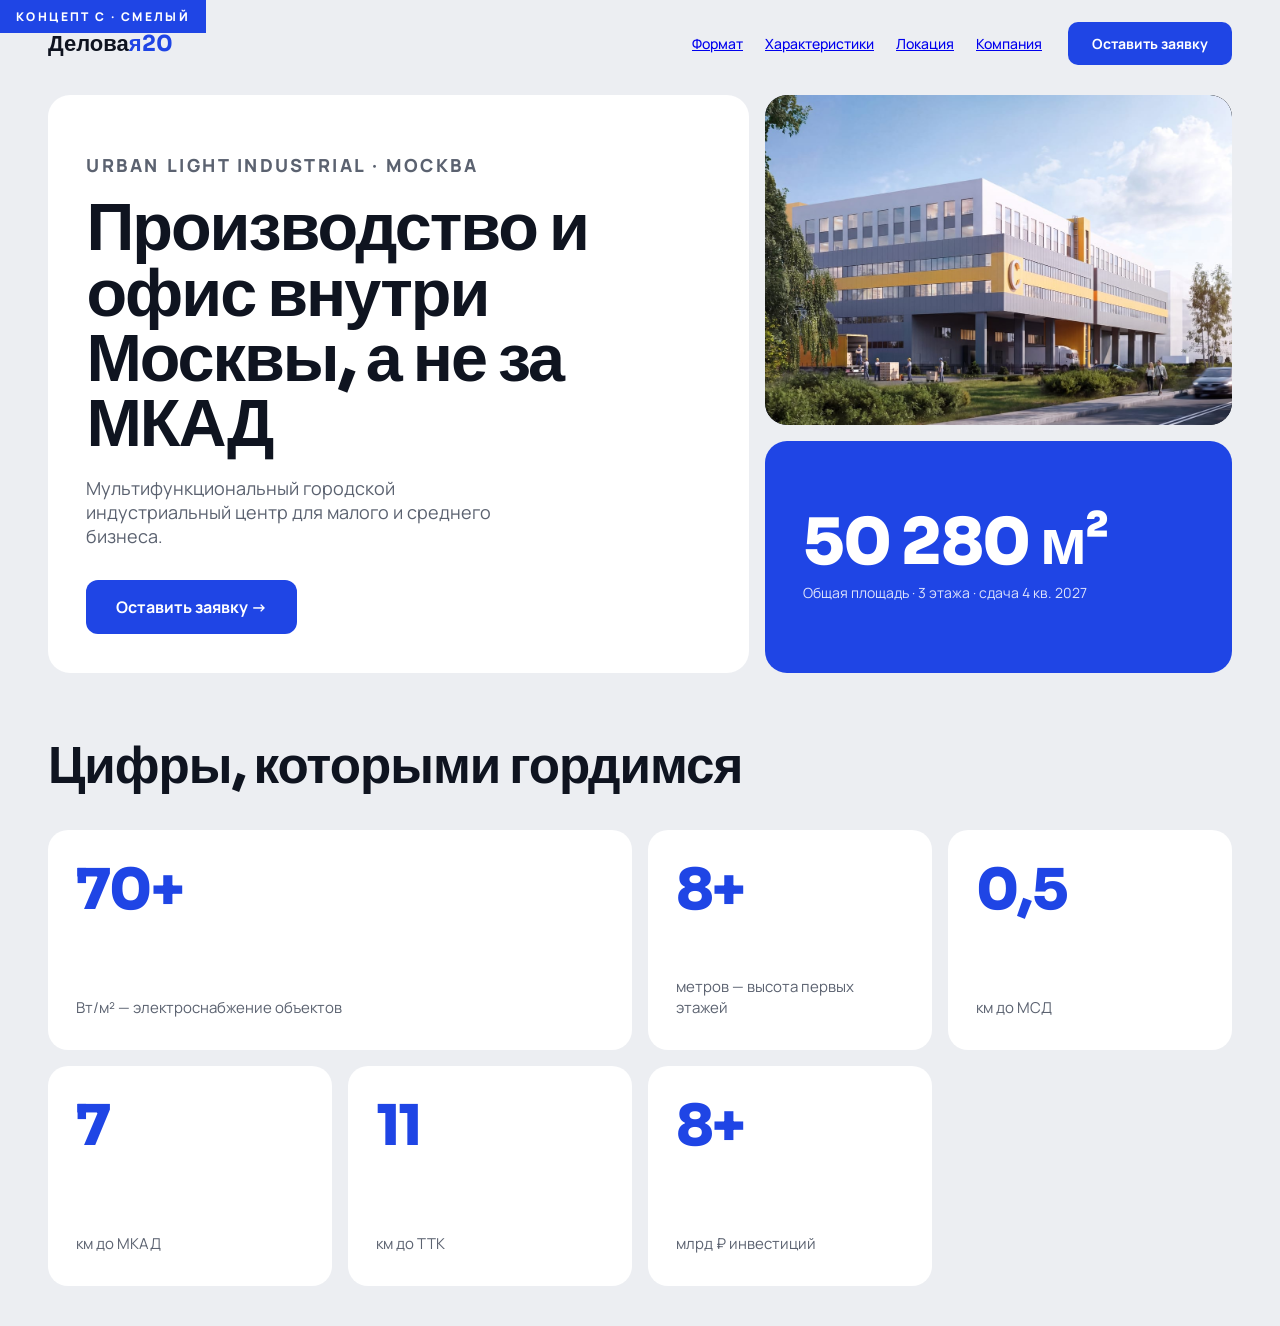
<file: concept-c.html>
<!doctype html>
<html lang="ru">
<head>
<meta charset="utf-8" /><meta name="viewport" content="width=device-width, initial-scale=1" />
<title>Концепт C — Смелый</title><meta name="robots" content="noindex" />
<link rel="preconnect" href="https://fonts.googleapis.com" /><link rel="preconnect" href="https://fonts.gstatic.com" crossorigin />
<link href="https://fonts.googleapis.com/css2?family=Sora:wght@600;700;800&family=Manrope:wght@400;500;600;700;800&display=swap" rel="stylesheet" />
<style>
:root{--bg:#eceef2;--card:#fff;--ink:#0f1420;--muted:#5b6270;--accent:#1f45e5;--accent-ink:#fff}
*{box-sizing:border-box;margin:0}
body{font-family:"Manrope",system-ui,sans-serif;background:var(--bg);color:var(--ink);-webkit-font-smoothing:antialiased}
.disp{font-family:"Sora",system-ui,sans-serif}
.wrap{max-width:1280px;margin:0 auto;padding-inline:clamp(20px,4vw,48px)}
.tag{position:fixed;top:0;left:0;z-index:99;background:var(--accent);color:#fff;font-size:12px;font-weight:800;letter-spacing:.2em;text-transform:uppercase;padding:8px 16px}
.nav{display:flex;align-items:center;gap:26px;padding-block:22px}
.logo{font-family:"Sora",sans-serif;font-weight:800;font-size:22px}.logo b{color:var(--accent)}
.nav .links{display:flex;gap:22px;margin-left:auto;font-size:14px;font-weight:500;color:var(--muted)}
.nav .cta{background:var(--accent);color:#fff;padding:12px 24px;border-radius:10px;font-weight:700;font-size:14px;text-decoration:none}
/* hero as bento */
.hero{display:grid;grid-template-columns:1.5fr 1fr;grid-auto-rows:minmax(0,auto);gap:16px;margin-top:8px}
.panel{background:var(--card);border-radius:22px;padding:clamp(28px,3vw,48px);overflow:hidden}
.hero__main{grid-row:span 2;display:flex;flex-direction:column;justify-content:space-between;min-height:520px}
.eyebrow{font-size:13px;font-weight:800;letter-spacing:.14em;text-transform:uppercase;color:var(--accent)}
.hero__main h1{font-family:"Sora",sans-serif;font-weight:800;font-size:clamp(40px,5.2vw,76px);line-height:.98;letter-spacing:-.03em;margin-top:18px}
.hero__main p{color:var(--muted);font-size:18px;max-width:40ch;margin-top:20px}
.hero__main .cta{display:inline-flex;align-self:flex-start;margin-top:32px;background:var(--accent);color:#fff;padding:16px 30px;border-radius:12px;font-weight:700;text-decoration:none}
.hero__img{background:#0f1420;padding:0;min-height:250px}
.hero__img img{width:100%;height:100%;object-fit:cover;border-radius:22px}
.hero__stat{background:var(--accent);color:#fff;display:flex;flex-direction:column;justify-content:center}
.hero__stat b{font-family:"Sora",sans-serif;font-size:clamp(40px,5vw,64px);font-weight:800;letter-spacing:-.03em;line-height:1}
.hero__stat small{opacity:.85;font-size:14px;margin-top:8px}
/* numbers */
.figs{margin-top:60px;margin-bottom:40px}
.figs h2{font-family:"Sora",sans-serif;font-weight:800;font-size:clamp(30px,4vw,54px);letter-spacing:-.02em;margin-bottom:32px}
.grid{display:grid;grid-template-columns:repeat(4,1fr);gap:16px}
.stat{background:var(--card);border-radius:20px;padding:32px 28px;min-height:220px;display:flex;flex-direction:column;justify-content:space-between}
.stat .cn{font-family:"Sora",sans-serif;font-weight:800;font-size:clamp(44px,4.4vw,72px);line-height:1;letter-spacing:-.03em;color:var(--accent)}
.stat .cl{color:var(--muted);font-size:15px}
.stat--wide{grid-column:span 2}
@media(max-width:920px){.hero{grid-template-columns:1fr}.hero__main{grid-row:auto;min-height:auto}.grid{grid-template-columns:1fr 1fr}.nav .links{display:none}}
</style>
</head>
<body>
<div class="tag">Концепт C · Смелый</div>
<div class="wrap">
  <nav class="nav">
    <span class="logo">Делова<b>я20</b></span>
    <span class="links"><a href="#">Формат</a><a href="#">Характеристики</a><a href="#">Локация</a><a href="#">Компания</a></span>
    <a class="cta" href="#">Оставить заявку</a>
  </nav>

  <section class="hero">
    <div class="panel hero__main">
      <div>
        <p class="eyebrow">Urban Light Industrial · Москва</p>
        <h1>Производство и офис внутри Москвы, а не за МКАД</h1>
        <p>Мультифункциональный городской индустриальный центр для малого и среднего бизнеса.</p>
      </div>
      <a class="cta" href="#">Оставить заявку →</a>
    </div>
    <div class="panel hero__img"><img src="images/company-day.jpg" alt="" /></div>
    <div class="panel hero__stat"><b>50 280 м²</b><small>Общая площадь · 3 этажа · сдача 4 кв. 2027</small></div>
  </section>

  <section class="figs">
    <h2>Цифры, которыми гордимся</h2>
    <div class="grid">
      <div class="stat stat--wide"><div class="cn">70+</div><div class="cl">Вт/м² — электроснабжение объектов</div></div>
      <div class="stat"><div class="cn">8+</div><div class="cl">метров — высота первых этажей</div></div>
      <div class="stat"><div class="cn">0,5</div><div class="cl">км до МСД</div></div>
      <div class="stat"><div class="cn">7</div><div class="cl">км до МКАД</div></div>
      <div class="stat"><div class="cn">11</div><div class="cl">км до ТТК</div></div>
      <div class="stat"><div class="cn">8+</div><div class="cl">млрд ₽ инвестиций</div></div>
    </div>
  </section>
</div>
</body>
</html>
</file>
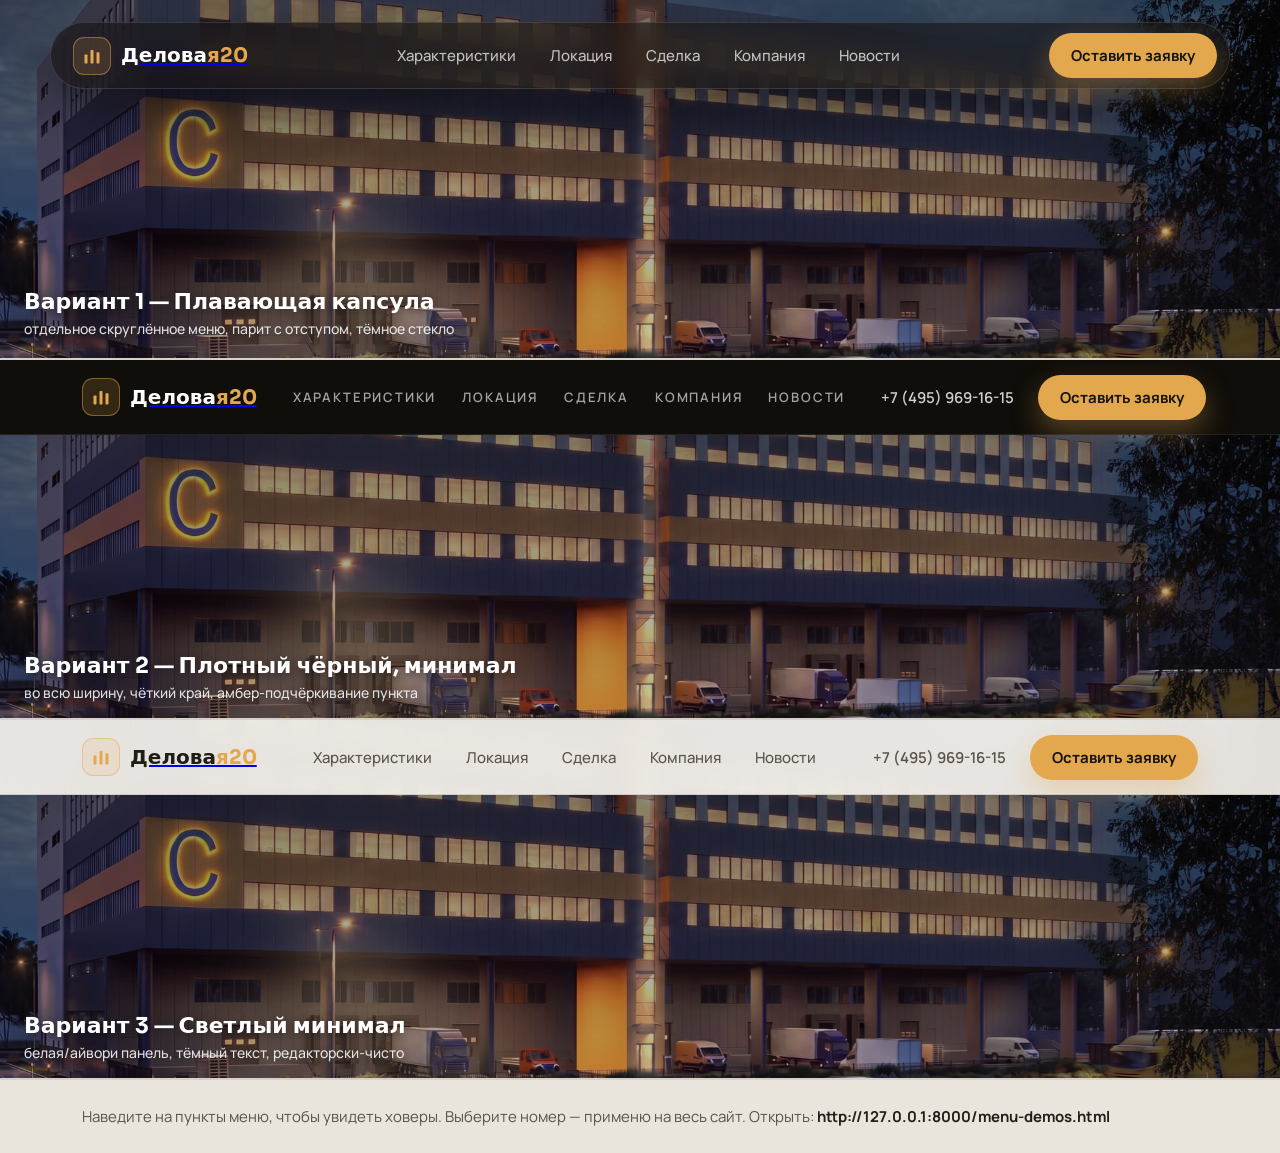
<file: menu-demos.html>
<!doctype html>
<html lang="ru">
<head>
  <meta charset="utf-8" />
  <meta name="viewport" content="width=device-width, initial-scale=1" />
  <title>Деловая20 — варианты меню</title>
  <meta name="robots" content="noindex" />
  <link rel="preconnect" href="https://fonts.googleapis.com" />
  <link rel="preconnect" href="https://fonts.gstatic.com" crossorigin />
  <link href="https://fonts.googleapis.com/css2?family=Manrope:wght@400;500;600;700;800&family=Sora:wght@600;700;800&display=swap" rel="stylesheet" />
  <style>
    :root{
      --accent:#e3a84e; --accent-hi:#f2c176; --accent-ink:#14140f;
      --display:"Sora",system-ui,sans-serif; --body:"Manrope",system-ui,sans-serif;
    }
    *{box-sizing:border-box;margin:0}
    body{font-family:var(--body);background:#e9e5dd;color:#211e18}
    .demo{position:relative;height:360px;overflow:hidden;border-bottom:2px solid #d8d2c6}
    .demo__bg{position:absolute;inset:0;background:url("images/hero-night.jpg") center/cover;filter:brightness(.9)}
    .demo__bg::after{content:"";position:absolute;inset:0;background:linear-gradient(180deg,rgba(13,12,9,.5),rgba(13,12,9,.15))}
    .demo__tag{position:absolute;left:24px;bottom:20px;z-index:5;color:#fff;font-family:var(--display);font-weight:700;font-size:22px;text-shadow:0 2px 12px rgba(0,0,0,.5)}
    .demo__tag small{display:block;font-family:var(--body);font-weight:500;font-size:14px;opacity:.85;margin-top:4px}
    .row{max-width:1180px;margin:0 auto;padding-inline:32px}
    .brand{display:inline-flex;align-items:center;gap:10px;font-family:var(--display);font-weight:700;font-size:20px}
    .brand__mark{display:grid;place-items:center;width:38px;height:38px;border-radius:11px;background:rgba(227,168,78,.16);border:1px solid rgba(227,168,78,.45);color:var(--accent)}
    .brand__mark svg{width:24px;height:24px}
    .acc{color:var(--accent)}
    .nav{display:flex;gap:6px}
    .nav a{padding:9px 14px;border-radius:999px;font-size:15px;font-weight:500;text-decoration:none;transition:.2s}
    .cta{display:inline-flex;align-items:center;padding:12px 22px;border-radius:999px;background:var(--accent);color:var(--accent-ink);font-weight:700;font-size:15px;text-decoration:none;white-space:nowrap;box-shadow:0 12px 28px rgba(227,168,78,.34);transition:.2s}
    .cta:hover{background:var(--accent-hi);transform:translateY(-1px)}
    .phone{font-weight:600;font-size:15px;white-space:nowrap}

    /* ---------- Вариант 1: плавающая капсула ---------- */
    .v1{position:relative;z-index:4;display:flex;align-items:center;gap:20px;max-width:1180px;margin:22px auto 0;padding:10px 12px 10px 22px;border-radius:999px;
        background:rgba(20,18,14,.6);backdrop-filter:blur(18px) saturate(150%);-webkit-backdrop-filter:blur(18px) saturate(150%);
        border:1px solid rgba(255,255,255,.12);box-shadow:0 22px 55px rgba(0,0,0,.45)}
    .v1 .brand__name{color:#fff}
    .v1 .nav{margin-inline:auto}
    .v1 .nav a{color:rgba(255,255,255,.72)}
    .v1 .nav a:hover{color:#fff;background:rgba(255,255,255,.1)}
    .v1 .phone{color:rgba(255,255,255,.82)}

    /* ---------- Вариант 2: плотный чёрный, минимал ---------- */
    .v2{position:relative;z-index:4;background:#100e0a;border-bottom:1px solid rgba(255,255,255,.08)}
    .v2 .row{display:flex;align-items:center;gap:24px;height:74px}
    .v2 .brand__name{color:#fff}
    .v2 .nav{margin-inline:auto;gap:2px}
    .v2 .nav a{position:relative;color:rgba(255,255,255,.62);font-size:13px;font-weight:600;letter-spacing:.14em;text-transform:uppercase;border-radius:0;padding:9px 12px}
    .v2 .nav a::after{content:"";position:absolute;left:12px;right:12px;bottom:2px;height:2px;background:var(--accent);transform:scaleX(0);transform-origin:left;transition:transform .3s}
    .v2 .nav a:hover{color:#fff}
    .v2 .nav a:hover::after{transform:scaleX(1)}
    .v2 .phone{color:rgba(255,255,255,.8)}

    /* ---------- Вариант 3: светлый минимал ---------- */
    .v3{position:relative;z-index:4;background:rgba(247,244,238,.92);backdrop-filter:blur(14px);-webkit-backdrop-filter:blur(14px);border-bottom:1px solid rgba(40,32,18,.12)}
    .v3 .row{display:flex;align-items:center;gap:24px;height:74px}
    .v3 .brand__name{color:#211e18}
    .v3 .brand__mark{background:rgba(227,168,78,.14)}
    .v3 .nav{margin-inline:auto}
    .v3 .nav a{color:#5a5348}
    .v3 .nav a:hover{color:#211e18;background:rgba(40,32,18,.06)}
    .v3 .phone{color:#5a5348}

    .note{max-width:1180px;margin:0 auto;padding:26px 32px;font-size:15px;color:#5a5348}
    .note b{color:#211e18}
  </style>
</head>
<body>

  <!-- Вариант 1 -->
  <div class="demo">
    <div class="demo__bg"></div>
    <nav class="v1">
      <a class="brand" href="#"><span class="brand__mark"><svg viewBox="0 0 32 32" fill="none"><rect x="6" y="14" width="4" height="12" rx="1" fill="currentColor"/><rect x="14" y="8" width="4" height="18" rx="1" fill="currentColor"/><rect x="22" y="11" width="4" height="15" rx="1" fill="currentColor"/></svg></span><span class="brand__name">Делова<span class="acc">я20</span></span></a>
      <div class="nav"><a href="#">Характеристики</a><a href="#">Локация</a><a href="#">Сделка</a><a href="#">Компания</a><a href="#">Новости</a></div>
      <a class="cta" href="#">Оставить заявку</a>
    </nav>
    <div class="demo__tag">Вариант 1 — Плавающая капсула<small>отдельное скруглённое меню, парит с отступом, тёмное стекло</small></div>
  </div>

  <!-- Вариант 2 -->
  <div class="demo">
    <div class="demo__bg"></div>
    <div class="v2">
      <div class="row">
        <a class="brand" href="#"><span class="brand__mark"><svg viewBox="0 0 32 32" fill="none"><rect x="6" y="14" width="4" height="12" rx="1" fill="currentColor"/><rect x="14" y="8" width="4" height="18" rx="1" fill="currentColor"/><rect x="22" y="11" width="4" height="15" rx="1" fill="currentColor"/></svg></span><span class="brand__name">Делова<span class="acc">я20</span></span></a>
        <div class="nav"><a href="#">Характеристики</a><a href="#">Локация</a><a href="#">Сделка</a><a href="#">Компания</a><a href="#">Новости</a></div>
        <span class="phone">+7 (495) 969-16-15</span>
        <a class="cta" href="#">Оставить заявку</a>
      </div>
    </div>
    <div class="demo__tag" style="bottom:16px">Вариант 2 — Плотный чёрный, минимал<small>во всю ширину, чёткий край, амбер-подчёркивание пункта</small></div>
  </div>

  <!-- Вариант 3 -->
  <div class="demo">
    <div class="demo__bg"></div>
    <div class="v3">
      <div class="row">
        <a class="brand" href="#"><span class="brand__mark"><svg viewBox="0 0 32 32" fill="none"><rect x="6" y="14" width="4" height="12" rx="1" fill="currentColor"/><rect x="14" y="8" width="4" height="18" rx="1" fill="currentColor"/><rect x="22" y="11" width="4" height="15" rx="1" fill="currentColor"/></svg></span><span class="brand__name">Делова<span class="acc">я20</span></span></a>
        <div class="nav"><a href="#">Характеристики</a><a href="#">Локация</a><a href="#">Сделка</a><a href="#">Компания</a><a href="#">Новости</a></div>
        <span class="phone">+7 (495) 969-16-15</span>
        <a class="cta" href="#">Оставить заявку</a>
      </div>
    </div>
    <div class="demo__tag" style="bottom:16px">Вариант 3 — Светлый минимал<small>белая/айвори панель, тёмный текст, редакторски-чисто</small></div>
  </div>

  <div class="note">Наведите на пункты меню, чтобы увидеть ховеры. Выберите номер — применю на весь сайт. Открыть: <b>http://127.0.0.1:8000/menu-demos.html</b></div>

</body>
</html>
</file>
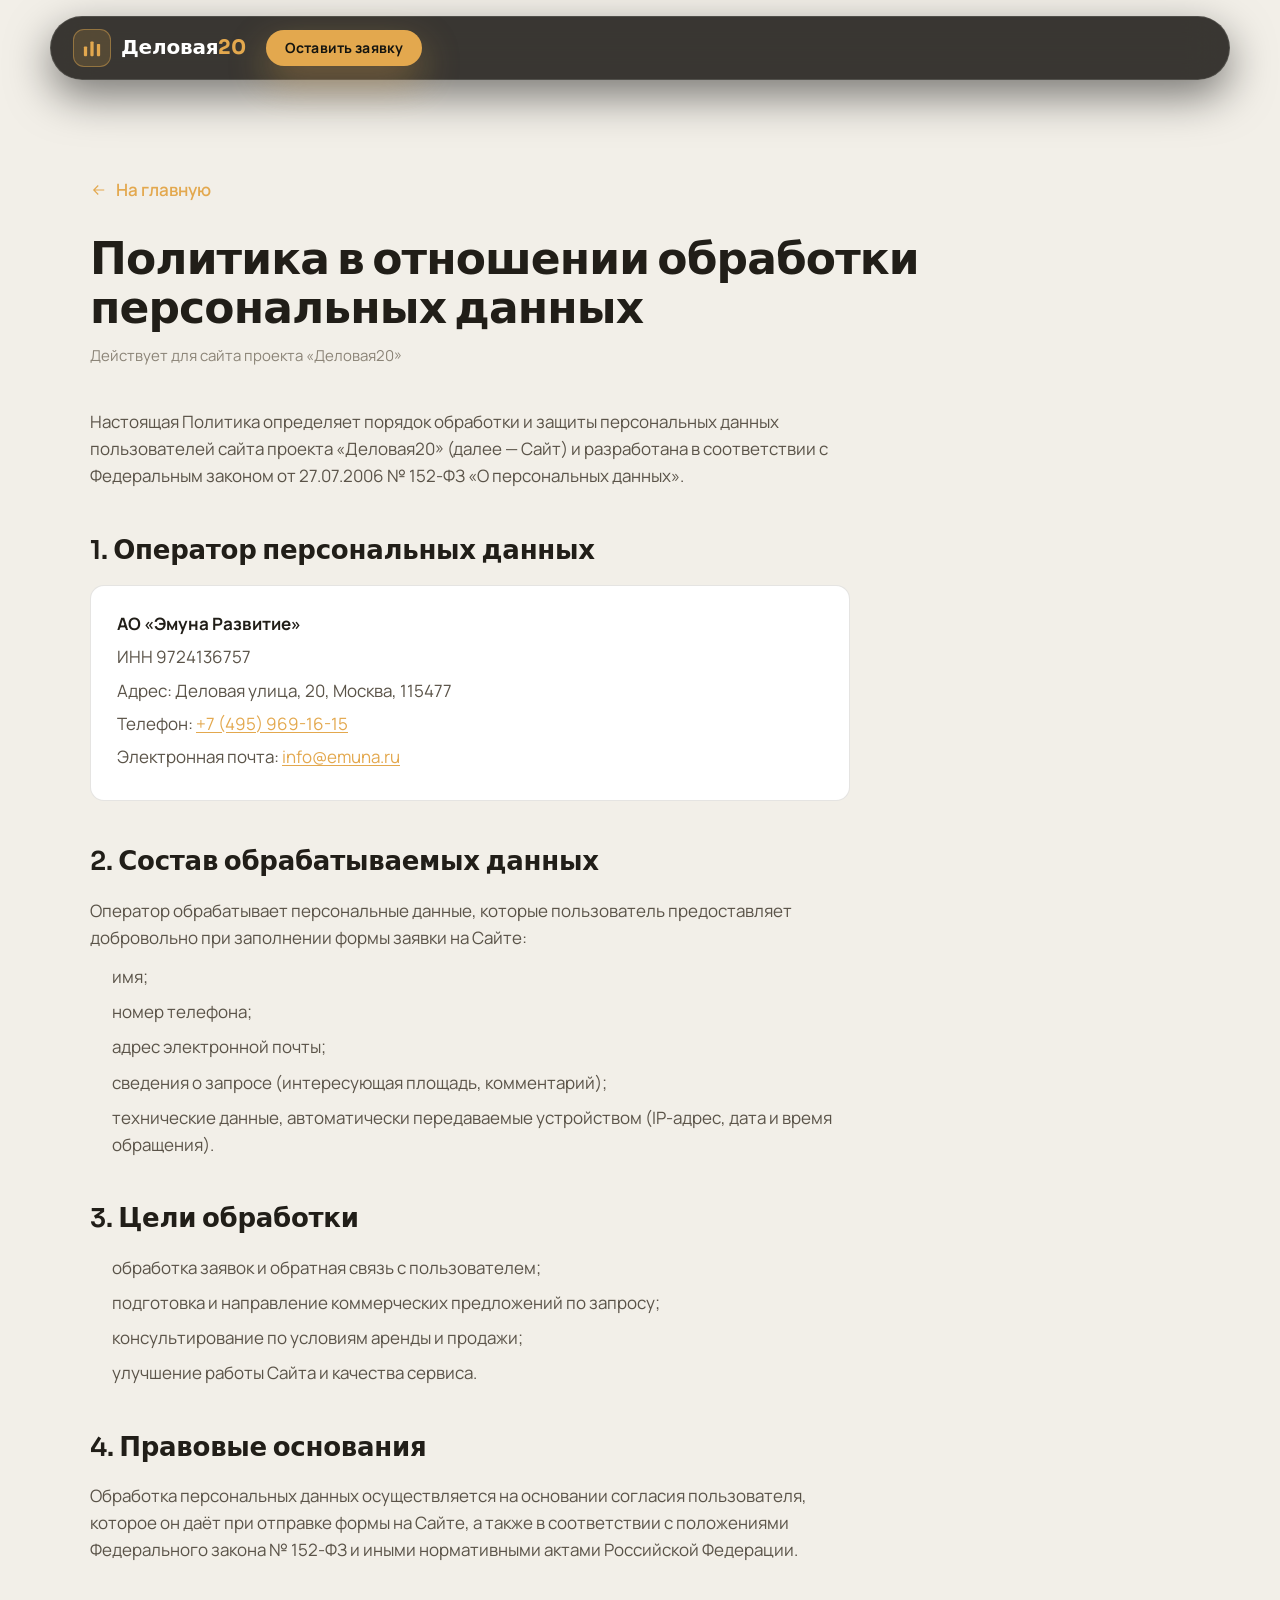
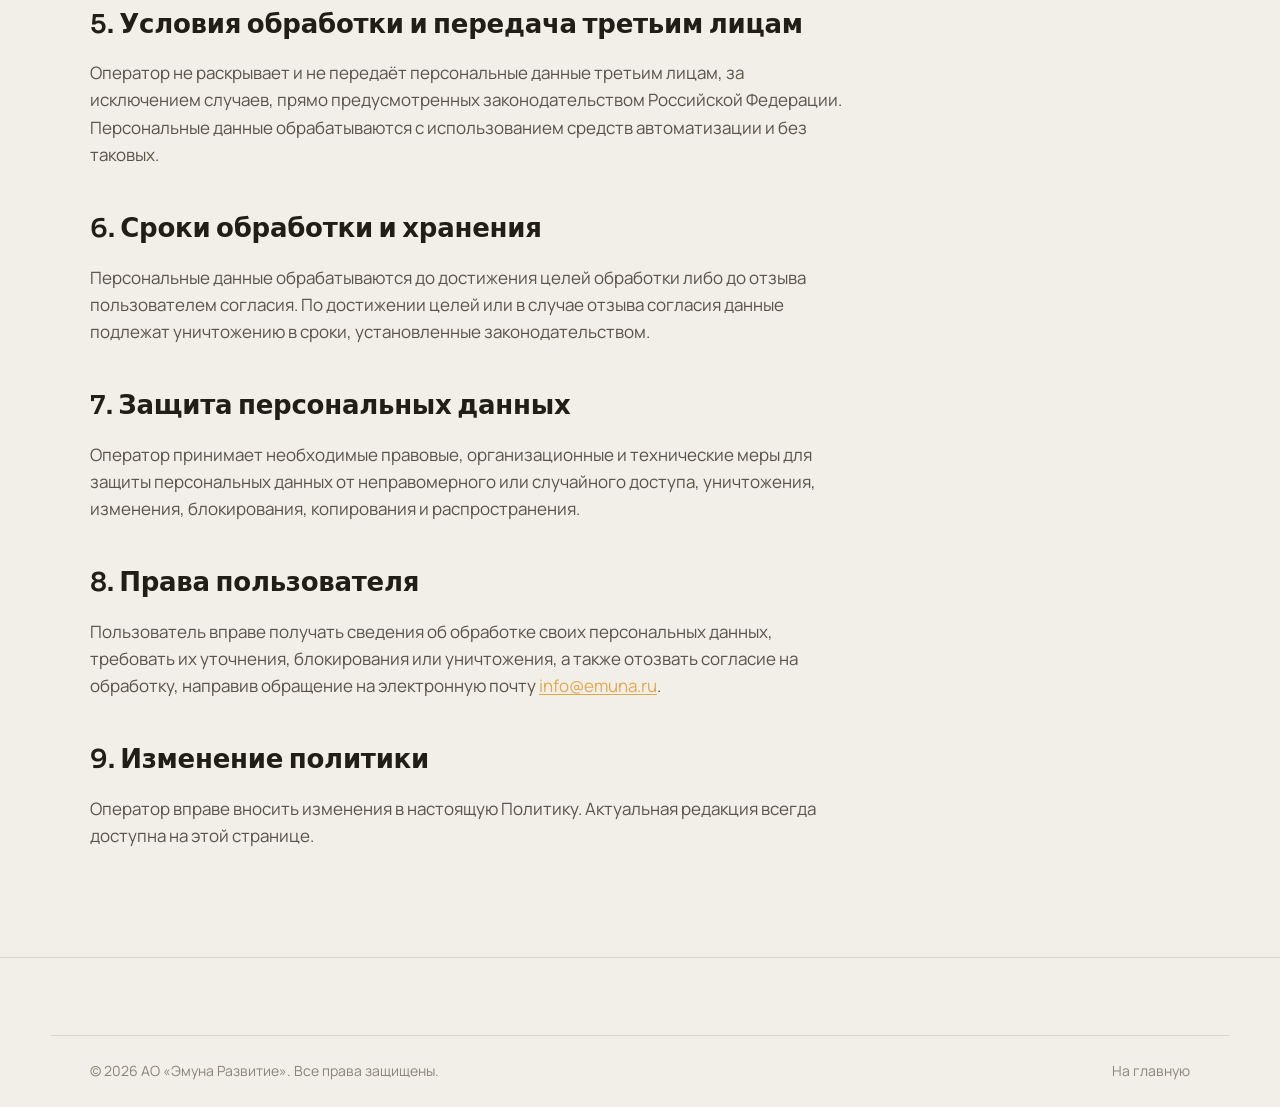
<file: privacy.html>
<!doctype html>
<html lang="ru">
<head>
  <meta charset="utf-8" />
  <meta name="viewport" content="width=device-width, initial-scale=1" />
  <meta name="theme-color" content="#0d0f13" />
  <title>Политика конфиденциальности — Деловая20</title>
  <meta name="description" content="Политика в отношении обработки персональных данных. Оператор — АО «Эмуна Развитие», ИНН 9724136757." />
  <meta name="robots" content="noindex, follow" />
  <link rel="icon" type="image/svg+xml" href="favicon.svg" />
  <link rel="preconnect" href="https://fonts.googleapis.com" />
  <link rel="preconnect" href="https://fonts.gstatic.com" crossorigin />
  <link href="https://fonts.googleapis.com/css2?family=Manrope:wght@400;500;600;700;800&family=Sora:wght@500;600;700;800&display=swap" rel="stylesheet" />
  <link rel="stylesheet" href="styles.css?v=2" />
  <style>
    .legal { padding-block: clamp(48px, 8vw, 96px); }
    .legal__back {
      display: inline-flex; align-items: center; gap: 8px;
      color: var(--accent); font-weight: 600; margin-bottom: 32px;
      transition: gap .2s var(--ease);
    }
    .legal__back:hover { gap: 12px; }
    .legal__back svg { width: 18px; height: 18px; transform: rotate(180deg); }
    .legal h1 {
      font-family: var(--font-display); font-weight: 700;
      font-size: clamp(28px, 4vw, 44px); letter-spacing: -.02em; line-height: 1.1;
      margin-bottom: 12px;
    }
    .legal__meta { color: var(--text-dim); margin-bottom: 40px; font-size: 15px; }
    .legal__content { max-width: 76ch; }
    .legal__content h2 {
      font-family: var(--font-display); font-weight: 600;
      font-size: clamp(20px, 2.4vw, 26px); letter-spacing: -.01em;
      margin: 40px 0 14px;
    }
    .legal__content p, .legal__content li { color: var(--text-muted); margin-bottom: 12px; }
    .legal__content ul { padding-left: 22px; margin-bottom: 12px; }
    .legal__content li { margin-bottom: 8px; }
    .legal__content strong { color: var(--text); }
    .legal__content a { color: var(--accent); text-decoration: underline; text-underline-offset: 2px; }
    .legal__card {
      margin-top: 8px; padding: 24px 26px;
      background: var(--surface); border: 1px solid var(--line); border-radius: var(--radius);
    }
    .legal__card p { margin-bottom: 6px; }
  </style>
</head>
<body>
  <header class="site-header" data-scrolled>
    <div class="container header__inner">
      <a class="brand" href="index.html" aria-label="Деловая20 — на главную">
        <span class="brand__mark" aria-hidden="true">
          <svg width="26" height="26" viewBox="0 0 32 32" fill="none">
            <rect x="6" y="14" width="4" height="12" rx="1" fill="currentColor"/>
            <rect x="14" y="8" width="4" height="18" rx="1" fill="currentColor"/>
            <rect x="22" y="11" width="4" height="15" rx="1" fill="currentColor"/>
          </svg>
        </span>
        <span class="brand__name">Деловая<span class="brand__accent">20</span></span>
      </a>
      <div class="header__actions">
        <a class="btn btn--primary btn--sm" href="index.html#form">Оставить заявку</a>
      </div>
    </div>
  </header>

  <main class="legal">
    <div class="container">
      <a class="legal__back" href="index.html">
        <svg viewBox="0 0 24 24" fill="none" stroke="currentColor" stroke-width="1.5" aria-hidden="true"><path d="M5 12h14M13 6l6 6-6 6"/></svg>
        На главную
      </a>

      <h1>Политика в отношении обработки персональных данных</h1>
      <p class="legal__meta">Действует для сайта проекта «Деловая20»</p>

      <div class="legal__content">
        <p>Настоящая Политика определяет порядок обработки и защиты персональных данных пользователей сайта проекта «Деловая20» (далее — Сайт) и разработана в соответствии с Федеральным законом от 27.07.2006 № 152-ФЗ «О персональных данных».</p>

        <h2>1. Оператор персональных данных</h2>
        <div class="legal__card">
          <p><strong>АО «Эмуна Развитие»</strong></p>
          <p>ИНН 9724136757</p>
          <p>Адрес: Деловая улица, 20, Москва, 115477</p>
          <p>Телефон: <a href="tel:+74959691615">+7 (495) 969-16-15</a></p>
          <p>Электронная почта: <a href="mailto:info@emuna.ru">info@emuna.ru</a></p>
        </div>

        <h2>2. Состав обрабатываемых данных</h2>
        <p>Оператор обрабатывает персональные данные, которые пользователь предоставляет добровольно при заполнении формы заявки на Сайте:</p>
        <ul>
          <li>имя;</li>
          <li>номер телефона;</li>
          <li>адрес электронной почты;</li>
          <li>сведения о запросе (интересующая площадь, комментарий);</li>
          <li>технические данные, автоматически передаваемые устройством (IP-адрес, дата и время обращения).</li>
        </ul>

        <h2>3. Цели обработки</h2>
        <ul>
          <li>обработка заявок и обратная связь с пользователем;</li>
          <li>подготовка и направление коммерческих предложений по запросу;</li>
          <li>консультирование по условиям аренды и продажи;</li>
          <li>улучшение работы Сайта и качества сервиса.</li>
        </ul>

        <h2>4. Правовые основания</h2>
        <p>Обработка персональных данных осуществляется на основании согласия пользователя, которое он даёт при отправке формы на Сайте, а также в соответствии с положениями Федерального закона № 152-ФЗ и иными нормативными актами Российской Федерации.</p>

        <h2>5. Условия обработки и передача третьим лицам</h2>
        <p>Оператор не раскрывает и не передаёт персональные данные третьим лицам, за исключением случаев, прямо предусмотренных законодательством Российской Федерации. Персональные данные обрабатываются с использованием средств автоматизации и без таковых.</p>

        <h2>6. Сроки обработки и хранения</h2>
        <p>Персональные данные обрабатываются до достижения целей обработки либо до отзыва пользователем согласия. По достижении целей или в случае отзыва согласия данные подлежат уничтожению в сроки, установленные законодательством.</p>

        <h2>7. Защита персональных данных</h2>
        <p>Оператор принимает необходимые правовые, организационные и технические меры для защиты персональных данных от неправомерного или случайного доступа, уничтожения, изменения, блокирования, копирования и распространения.</p>

        <h2>8. Права пользователя</h2>
        <p>Пользователь вправе получать сведения об обработке своих персональных данных, требовать их уточнения, блокирования или уничтожения, а также отозвать согласие на обработку, направив обращение на электронную почту <a href="mailto:info@emuna.ru">info@emuna.ru</a>.</p>

        <h2>9. Изменение политики</h2>
        <p>Оператор вправе вносить изменения в настоящую Политику. Актуальная редакция всегда доступна на этой странице.</p>
      </div>
    </div>
  </main>

  <footer class="footer">
    <div class="container footer__bottom">
      <p>© <span data-year>2026</span> АО «Эмуна Развитие». Все права защищены.</p>
      <a href="index.html">На главную</a>
    </div>
  </footer>

  <script>
    document.querySelectorAll("[data-year]").forEach((el) => { el.textContent = new Date().getFullYear(); });
  </script>
</body>
</html>
</file>
<file: styles.css>
/* =========================================================
   Деловая20 — Urban Light Industrial
   Тёмная премиальная тема. Все токены — в :root (легко заменить на фирменные).
   Радиусы: кнопки/теги = pill (999px), карточки/поля/карта = 14px.
   Акцент один на всю страницу: --accent (тёплое золото).
   ========================================================= */

:root {
  /* Поверхности — ТЁПЛЫЙ светлый корпус (айвори, не холодный флэт-белый) */
  --bg:          #f2efe8;   /* тёплый айвори */
  --bg-alt:      #e8e3d9;   /* глубже — вес и контраст между секциями */
  --surface:     #ffffff;   /* белые карточки — попадают в контраст на айвори */
  --surface-2:   #f7f4ee;   /* hover */

  /* Линии (тёплые тёмные на светлом) */
  --line:        rgba(40, 32, 18, .12);
  --line-strong: rgba(40, 32, 18, .20);

  /* Текст (тёплый графит) */
  --text:        #211e18;
  --text-muted:  #5a5348;
  --text-dim:    #8b8477;

  /* Акцент (единственный на всю страницу) */
  --accent:        #e3a84e;   /* тёплое золото — заливки/декор/кнопки */
  --accent-hi:     #f2c176;   /* светлее — hover/градиент */
  --accent-ink:    #14140f;   /* тёмный текст на амбере */
  --accent-strong: #8f6410;   /* читаемый амбер для текста/ссылок/eyebrow на светлом */
  --accent-soft:   rgba(227, 168, 78, .16);
  --accent-line:   rgba(227, 168, 78, .5);

  /* Цвет крупных дисплейных цифр (в светлом — тёплый графит) */
  --num: #211e18;

  /* Геометрия */
  --radius:    14px;
  --radius-sm: 10px;
  --pill:      999px;
  --maxw:      1180px;
  --gap:       clamp(16px, 2.2vw, 28px);

  /* Тени (глубокие, тёплые — «вес» и дороговизна) */
  --shadow:     0 30px 70px rgba(45, 34, 16, .16);
  --shadow-sm:  0 14px 34px rgba(45, 34, 16, .10);
  --shadow-acc: 0 16px 38px rgba(227, 168, 78, .36);

  /* Типографика */
  --font-display: "Sora", system-ui, -apple-system, "Segoe UI", Roboto, Arial, sans-serif;
  --font-body:    "Manrope", system-ui, -apple-system, "Segoe UI", Roboto, Arial, sans-serif;

  --ease: cubic-bezier(.16, 1, .3, 1);
}

/* ТЁМНЫЙ кинематографичный контекст — герой, карта, шоукейс, футер.
   Тёплый уголь (не плоский чёрный), приподнятые поверхности. */
.theme-dark {
  --bg:          #16151b;
  --bg-alt:      #1b1922;
  --surface:     #221f2a;
  --surface-2:   #2a2833;
  --line:        rgba(255, 255, 255, .09);
  --line-strong: rgba(255, 255, 255, .17);
  --text:        #f3f1ea;
  --text-muted:  #bab4ab;
  --text-dim:    #857f79;
  --accent-strong: #f2c176;
  --accent-soft:   rgba(227, 168, 78, .13);
  --accent-line:   rgba(227, 168, 78, .38);
  --num: var(--accent);
  --shadow:     0 26px 64px rgba(0, 0, 0, .5);
  --shadow-sm:  0 12px 32px rgba(0, 0, 0, .42);
  color: var(--text);
}

/* ---------- reset ---------- */
*, *::before, *::after { box-sizing: border-box; }
* { margin: 0; }
html { scroll-behavior: smooth; -webkit-text-size-adjust: 100%; }

body {
  font-family: var(--font-body);
  background: var(--bg);
  color: var(--text);
  line-height: 1.6;
  font-size: 17px;
  -webkit-font-smoothing: antialiased;
  text-rendering: optimizeLegibility;
  overflow-x: hidden;
}

img, svg, iframe { display: block; max-width: 100%; }
a { color: inherit; text-decoration: none; }
button { font: inherit; cursor: pointer; }
ul, ol { list-style: none; padding: 0; }

/* атрибут hidden всегда скрывает элемент (перебивает display у .form / .form-success / .mobile-menu) */
[hidden] { display: none !important; }

@media (prefers-reduced-motion: reduce) {
  html { scroll-behavior: auto; }
  *, *::before, *::after {
    animation-duration: .001ms !important;
    transition-duration: .001ms !important;
  }
}

::selection { background: var(--accent); color: var(--accent-ink); }

:focus-visible {
  outline: 2px solid var(--accent);
  outline-offset: 3px;
  border-radius: 4px;
}

.skip-link {
  position: absolute;
  left: -9999px;
  top: 0;
  z-index: 200;
  background: var(--accent);
  color: var(--accent-ink);
  padding: 12px 20px;
  border-radius: 0 0 var(--radius-sm) 0;
  font-weight: 600;
}
.skip-link:focus { left: 0; }

/* ---------- layout ---------- */
.container {
  width: 100%;
  max-width: var(--maxw);
  margin-inline: auto;
  padding-inline: clamp(20px, 5vw, 40px);
}

.section {
  padding-block: clamp(72px, 10vw, 140px);
  border-top: 1px solid var(--line);
}
.section--alt { background: var(--bg-alt); }
.section--tight { padding-block: clamp(56px, 7vw, 96px); }

.eyebrow {
  font-family: var(--font-body);
  font-size: 13px;
  font-weight: 700;
  letter-spacing: .14em;
  text-transform: uppercase;
  color: var(--accent-strong);
  margin-bottom: 18px;
}

.section__title {
  font-family: var(--font-display);
  font-weight: 700;
  font-size: clamp(28px, 4.2vw, 50px);
  line-height: 1.08;
  letter-spacing: -.02em;
}
.section__title--center { text-align: center; }

.section__lead {
  color: var(--text-muted);
  font-size: clamp(16px, 1.6vw, 19px);
  max-width: 46ch;
}

.accent-text { color: var(--accent); }

/* ---------- buttons ---------- */
.btn {
  --btn-bg: transparent;
  --btn-fg: var(--text);
  display: inline-flex;
  align-items: center;
  justify-content: center;
  gap: 10px;
  padding: 13px 24px;
  border-radius: var(--pill);
  border: 1px solid transparent;
  background: var(--btn-bg);
  color: var(--btn-fg);
  font-weight: 700;
  font-size: 15px;
  letter-spacing: .01em;
  line-height: 1;
  white-space: nowrap;
  transition: transform .25s var(--ease), background .25s var(--ease),
              border-color .25s var(--ease), box-shadow .25s var(--ease), color .25s var(--ease);
}
.btn--sm { padding: 10px 18px; font-size: 14px; }
.btn--lg { padding: 16px 30px; font-size: 16px; }
.btn--block { width: 100%; }

.btn--primary {
  --btn-bg: var(--accent);
  --btn-fg: var(--accent-ink);
  box-shadow: var(--shadow-acc);
}
.btn--primary:hover {
  background: var(--accent-hi);
  transform: translateY(-2px);
  box-shadow: 0 20px 46px rgba(227, 168, 78, .28);
}
.btn--primary:active { transform: translateY(0) scale(.985); }

.btn--ghost {
  --btn-fg: var(--text);
  border-color: var(--line-strong);
  background: rgba(255, 255, 255, .02);
}
.btn--ghost:hover {
  border-color: var(--accent-line);
  color: var(--accent-hi);
  transform: translateY(-2px);
}
.btn--ghost:active { transform: translateY(0) scale(.985); }

/* ---------- header (плавающая капсула) ---------- */
.site-header {
  position: sticky;
  top: 0;
  z-index: 100;
  padding: 16px clamp(16px, 4vw, 40px) 0;
  background: transparent;
}
.site-header .phone-link { display: none; }
.site-header[data-scrolled] .header__inner {
  background: rgba(16, 14, 10, .82);
  box-shadow: 0 16px 44px rgba(0, 0, 0, .5);
}
.site-header .brand__name { color: #fff; }
.site-header .brand__accent { color: var(--accent); }
.site-header .brand__mark { background: rgba(227, 168, 78, .16); border-color: rgba(227, 168, 78, .45); }
.site-header .nav a { color: rgba(255, 255, 255, .68); }
.site-header .nav a:hover { color: #fff; background: rgba(255, 255, 255, .09); }
.site-header .phone-link { color: rgba(255, 255, 255, .82); }
.site-header .phone-link:hover { color: var(--accent-hi); }
.site-header .burger { border-color: rgba(255, 255, 255, .28); }
.site-header .burger span { background: #fff; }
.header__inner {
  position: relative;
  z-index: 1;
  max-width: var(--maxw);
  margin-inline: auto;
  display: flex;
  align-items: center;
  gap: 20px;
  height: 64px;
  padding: 0 12px 0 22px;
  border-radius: var(--pill);
  background: rgba(20, 18, 14, .58);
  backdrop-filter: blur(20px) saturate(150%);
  -webkit-backdrop-filter: blur(20px) saturate(150%);
  border: 1px solid rgba(255, 255, 255, .12);
  box-shadow: 0 22px 55px rgba(0, 0, 0, .4);
  transition: background .3s var(--ease), box-shadow .3s var(--ease);
}

.brand {
  display: inline-flex;
  align-items: center;
  gap: 10px;
  font-family: var(--font-display);
  font-weight: 700;
  font-size: 20px;
  letter-spacing: -.01em;
  color: var(--text);
}
.brand__mark {
  display: grid;
  place-items: center;
  width: 38px; height: 38px;
  border-radius: 11px;
  background: var(--accent-soft);
  border: 1px solid var(--accent-line);
  color: var(--accent);
}
.brand__accent { color: var(--accent); }

.nav {
  display: flex;
  gap: 4px;
  margin-inline: auto;
}
.nav a {
  padding: 9px 14px;
  border-radius: var(--pill);
  font-size: 15px;
  font-weight: 500;
  color: var(--text-muted);
  transition: color .2s var(--ease), background .2s var(--ease);
}
.nav a:hover { color: var(--text); background: rgba(255, 255, 255, .05); }

.header__actions {
  display: flex;
  align-items: center;
  gap: 16px;
}
.phone-link {
  font-weight: 600;
  font-size: 15px;
  white-space: nowrap;
  color: var(--text-muted);
  transition: color .2s var(--ease);
}
.phone-link:hover { color: var(--accent-hi); }

.burger {
  display: none;
  flex-direction: column;
  justify-content: center;
  gap: 5px;
  width: 44px; height: 44px;
  background: transparent;
  border: 1px solid var(--line-strong);
  border-radius: 12px;
}
.burger span {
  width: 20px; height: 2px;
  background: var(--text);
  margin-inline: auto;
  transition: transform .3s var(--ease), opacity .3s var(--ease);
}
.burger[aria-expanded="true"] span:nth-child(1) { transform: translateY(7px) rotate(45deg); }
.burger[aria-expanded="true"] span:nth-child(2) { opacity: 0; }
.burger[aria-expanded="true"] span:nth-child(3) { transform: translateY(-7px) rotate(-45deg); }

.mobile-menu {
  position: relative;
  z-index: 1;
  max-width: var(--maxw);
  margin: 10px auto 0;
  border: 1px solid rgba(255, 255, 255, .1);
  border-radius: var(--radius);
  background: rgba(16, 14, 10, .97);
  backdrop-filter: blur(20px) saturate(150%);
  -webkit-backdrop-filter: blur(20px) saturate(150%);
  padding: 12px 22px 22px;
}
.mobile-menu nav { display: flex; flex-direction: column; }
.mobile-menu nav a {
  padding: 14px 4px;
  border-bottom: 1px solid rgba(255, 255, 255, .08);
  color: rgba(255, 255, 255, .8);
  font-size: 17px;
  font-weight: 500;
}
.mobile-menu nav a:hover { color: #fff; }
.mobile-menu__cta {
  display: grid;
  gap: 12px;
  margin-top: 20px;
}

/* ---------- hero ---------- */
.hero {
  position: relative;
  min-height: 100dvh;
  display: flex;
  align-items: center;
  padding-block: 120px 60px;
  overflow: hidden;
}
.hero__bg { position: absolute; inset: 0; z-index: 0; pointer-events: none; }
.hero__photo {
  position: absolute; inset: 0;
  width: 100%; height: 100%;
  object-fit: cover;
  object-position: center 35%;
}
.hero__scrim {
  position: absolute; inset: 0;
  background:
    linear-gradient(95deg, rgba(13, 15, 19, .96) 0%, rgba(13, 15, 19, .84) 30%, rgba(13, 15, 19, .5) 58%, rgba(13, 15, 19, .28) 100%),
    linear-gradient(0deg, var(--bg) 2%, rgba(13, 15, 19, 0) 45%);
}
.hero__grid {
  position: absolute; inset: 0;
  background-image:
    linear-gradient(var(--line) 1px, transparent 1px),
    linear-gradient(90deg, var(--line) 1px, transparent 1px);
  background-size: 64px 64px;
  mask-image: radial-gradient(120% 90% at 70% 20%, #000 0%, transparent 72%);
  -webkit-mask-image: radial-gradient(120% 90% at 70% 20%, #000 0%, transparent 72%);
  opacity: .14;
}
.hero__glow {
  position: absolute;
  top: -10%; right: -5%;
  width: 60vw; height: 60vw;
  max-width: 820px; max-height: 820px;
  background: radial-gradient(circle, rgba(227, 168, 78, .16), transparent 62%);
  filter: blur(10px);
}
.hero::after {
  content: "";
  position: absolute; inset: 0; z-index: 1;
  background: linear-gradient(180deg, transparent 55%, var(--bg) 100%);
  pointer-events: none;
}
.hero__inner { position: relative; z-index: 2; width: 100%; }

.hero__title {
  font-family: var(--font-display);
  font-weight: 800;
  font-size: clamp(32px, 6.5vw, 82px);
  line-height: 1.03;
  letter-spacing: -.03em;
  max-width: 16ch;
  margin-bottom: 26px;
  overflow-wrap: break-word;
}
.hero__lead {
  color: var(--text-muted);
  font-size: clamp(17px, 1.8vw, 21px);
  max-width: 52ch;
  margin-bottom: 36px;
}
.hero__cta {
  display: flex;
  flex-wrap: wrap;
  gap: 14px;
  margin-bottom: clamp(48px, 7vw, 84px);
}

.hero__stats {
  display: grid;
  grid-template-columns: repeat(4, 1fr);
  gap: clamp(16px, 2.5vw, 40px);
  padding-top: 32px;
  border-top: 1px solid var(--line);
}
.hero__stat dt {
  font-size: 13px;
  letter-spacing: .04em;
  text-transform: uppercase;
  color: var(--text-dim);
  margin-bottom: 8px;
}
.hero__stat dd {
  font-family: var(--font-display);
  font-weight: 700;
  font-size: clamp(22px, 2.6vw, 34px);
  letter-spacing: -.02em;
  color: var(--text);
}
.hero__stat .num { color: var(--accent); }

/* ---------- format section ---------- */
.format__head {
  display: grid;
  grid-template-columns: 1.2fr 1fr;
  gap: clamp(24px, 5vw, 64px);
  align-items: end;
  margin-bottom: clamp(40px, 6vw, 72px);
}
.format__grid {
  display: grid;
  grid-template-columns: repeat(3, 1fr);
  gap: var(--gap);
}
.fcard {
  background: var(--surface);
  border: 1px solid var(--line);
  border-radius: var(--radius);
  padding: 32px 28px;
  transition: transform .3s var(--ease), border-color .3s var(--ease), background .3s var(--ease);
}
.fcard:hover {
  transform: translateY(-4px);
  border-color: var(--accent-line);
  background: var(--surface-2);
}
.fcard__icon {
  width: 52px; height: 52px;
  display: grid; place-items: center;
  border-radius: 13px;
  background: var(--accent-soft);
  color: var(--accent);
  margin-bottom: 22px;
}
.fcard__icon svg { width: 26px; height: 26px; }
.fcard h3 {
  font-family: var(--font-display);
  font-size: 21px;
  font-weight: 600;
  letter-spacing: -.01em;
  margin-bottom: 10px;
}
.fcard p { color: var(--text-muted); font-size: 16px; }

/* ---------- proud numbers (бенто: карточка + крупные числа) ---------- */
.proud__bento {
  display: grid;
  grid-template-columns: 0.85fr 1.25fr;
  gap: var(--gap);
  margin-top: clamp(32px, 5vw, 56px);
  align-items: stretch;
}
.proud__feature {
  display: flex;
  flex-direction: column;
  background: var(--surface);
  border: 1px solid var(--line);
  border-radius: var(--radius);
  box-shadow: var(--shadow-sm);
  padding: clamp(28px, 3vw, 40px);
  overflow: hidden;
}
.proud__feature .section__title { margin-top: 4px; }
.proud__feature-text { color: var(--text-muted); margin-top: 16px; font-size: 16px; max-width: 42ch; }
.proud__feature-img {
  margin-top: clamp(24px, 3vw, 36px);
  border-radius: var(--radius-sm);
  overflow: hidden;
  flex: 1;
  min-height: 200px;
}
.proud__feature-img img { width: 100%; height: 100%; object-fit: cover; }

.proud__grid {
  display: grid;
  grid-template-columns: 1fr 1fr;
  gap: var(--gap);
}
.proud__stat {
  position: relative;
  display: flex;
  flex-direction: column;
  background: var(--surface);
  border: 1px solid var(--line);
  border-radius: var(--radius);
  box-shadow: var(--shadow-sm);
  padding: clamp(24px, 2.6vw, 36px);
  min-height: 190px;
  overflow: hidden;
  transition: transform .35s var(--ease), box-shadow .35s var(--ease), border-color .35s var(--ease);
}
.proud__stat--hero { grid-column: 1 / -1; }
.proud__stat::before {
  content: "";
  position: absolute; top: 0; left: 0;
  width: 0; height: 3px;
  background: linear-gradient(90deg, var(--accent), var(--accent-hi));
  transition: width .45s var(--ease);
}
.proud__stat:hover { transform: translateY(-4px); box-shadow: var(--shadow); border-color: var(--accent-line); }
.proud__stat:hover::before { width: 100%; }
.proud__num {
  font-family: var(--font-display);
  font-weight: 800;
  font-size: clamp(46px, 5.5vw, 82px);
  line-height: .92;
  letter-spacing: -.04em;
  color: var(--num);
  transition: color .3s var(--ease);
}
.proud__stat--hero .proud__num { font-size: clamp(54px, 7vw, 104px); }
.proud__stat:hover .proud__num { color: var(--accent-strong); }
.proud__unit {
  font-family: var(--font-display);
  font-weight: 700;
  font-size: clamp(15px, 1.3vw, 18px);
  color: var(--accent-strong);
  margin-top: 8px;
}
.proud__desc {
  color: var(--text-muted);
  font-size: 15px;
  margin-top: auto;
  padding-top: 20px;
}
@media (max-width: 900px) {
  .proud__bento { grid-template-columns: 1fr; }
  .proud__feature-img { min-height: 220px; }
}
@media (max-width: 560px) {
  .proud__grid { grid-template-columns: 1fr; }
}

/* ---------- showcase media band ---------- */
.showcase {
  position: relative;
  min-height: clamp(400px, 58vh, 640px);
  display: flex;
  align-items: flex-end;
  overflow: hidden;
  border-top: 1px solid var(--line);
}
.showcase__img {
  position: absolute; inset: 0;
  width: 100%; height: 100%;
  object-fit: cover;
  object-position: center 40%;
}
.showcase__overlay {
  position: relative;
  width: 100%;
  padding-block: clamp(40px, 6vw, 76px);
  background: linear-gradient(0deg, rgba(13, 15, 19, .94) 0%, rgba(13, 15, 19, .6) 42%, rgba(13, 15, 19, 0) 100%);
}
.showcase__title {
  font-family: var(--font-display);
  font-weight: 700;
  font-size: clamp(26px, 3.6vw, 46px);
  line-height: 1.08;
  letter-spacing: -.02em;
  max-width: 20ch;
}
.showcase__text {
  color: var(--text-muted);
  margin-top: 14px;
  max-width: 56ch;
  font-size: clamp(15px, 1.5vw, 18px);
}

/* паттерн-подложка секции «Характеристики» */
#specs { position: relative; overflow: hidden; }
#specs::before {
  content: "";
  position: absolute; inset: 0;
  background-image:
    linear-gradient(rgba(40, 32, 18, .05) 1px, transparent 1px),
    linear-gradient(90deg, rgba(40, 32, 18, .05) 1px, transparent 1px);
  background-size: 46px 46px;
  pointer-events: none;
  mask-image: radial-gradient(135% 95% at 50% 0%, #000 22%, transparent 82%);
  -webkit-mask-image: radial-gradient(135% 95% at 50% 0%, #000 22%, transparent 82%);
}
#specs > .container { position: relative; z-index: 1; }

/* ---------- specs bento ---------- */
.specs__grid {
  display: grid;
  grid-template-columns: repeat(3, 1fr);
  gap: var(--gap);
}
.spec {
  background: var(--surface);
  border: 1px solid var(--line);
  border-radius: var(--radius);
  padding: 26px 24px;
  display: flex;
  flex-direction: column;
  gap: 8px;
  min-height: 150px;
  transition: transform .3s var(--ease), border-color .3s var(--ease);
}
.spec:hover { transform: translateY(-3px); border-color: var(--accent-line); }
.spec--wide { grid-column: span 2; }
.spec__label {
  font-size: 14px;
  color: var(--text-dim);
  text-transform: uppercase;
  letter-spacing: .05em;
}
.spec__value {
  font-family: var(--font-display);
  font-weight: 700;
  font-size: clamp(28px, 3.4vw, 42px);
  letter-spacing: -.02em;
  line-height: 1.05;
  margin-top: auto;
}
.spec__value small { font-size: .42em; color: var(--text-muted); font-weight: 600; letter-spacing: 0; }
.spec__value--sm { font-size: clamp(22px, 2.4vw, 30px); }
.spec__note { font-size: 14px; color: var(--text-muted); }

/* ---------- problem / solution ---------- */
.ps {
  display: grid;
  grid-template-columns: 1fr 1fr;
  gap: var(--gap);
  margin-top: clamp(36px, 5vw, 56px);
}
.ps__col {
  position: relative;
  border-radius: var(--radius);
  padding: clamp(30px, 3.6vw, 46px);
  border: 1px solid var(--line);
  overflow: hidden;
}
/* Проблема — приглушённая, «весомая» */
.ps__col--problem { background: var(--surface-2); }
/* Решение — приподнятое, светлое, с амбер-акцентом */
.ps__col--solution {
  background:
    radial-gradient(130% 100% at 100% 0%, var(--accent-soft), transparent 58%),
    var(--surface);
  border-color: var(--accent-line);
  box-shadow: var(--shadow);
}
.ps__col--solution::after {
  content: "";
  position: absolute; top: 0; left: 0; right: 0; height: 3px;
  background: linear-gradient(90deg, var(--accent), var(--accent-hi));
}

.ps__tag {
  display: inline-block;
  font-size: 12px;
  font-weight: 700;
  letter-spacing: .14em;
  text-transform: uppercase;
  margin-bottom: 14px;
}
.ps__tag--problem { color: var(--text-dim); }
.ps__tag--solution { color: var(--accent-strong); }

.ps__heading {
  font-family: var(--font-display);
  font-size: clamp(20px, 2.1vw, 25px);
  font-weight: 600;
  margin-bottom: 24px;
  letter-spacing: -.01em;
}
.ps__list { display: grid; gap: 18px; }
.ps__list li {
  position: relative;
  padding-left: 36px;
  color: var(--text-muted);
  font-size: 16px;
  line-height: 1.5;
}
.ps__list li::before {
  content: "";
  position: absolute; left: 0; top: 1px;
  width: 22px; height: 22px;
  border-radius: 50%;
  background:
    url("data:image/svg+xml,%3Csvg xmlns='http://www.w3.org/2000/svg' width='12' height='12' viewBox='0 0 24 24' fill='none' stroke='%238b8477' stroke-width='2.6' stroke-linecap='round'%3E%3Cpath d='M6 12h12'/%3E%3C/svg%3E") center / 12px no-repeat,
    rgba(40, 32, 18, .08);
}
.ps__list--check li::before {
  background:
    url("data:image/svg+xml,%3Csvg xmlns='http://www.w3.org/2000/svg' width='12' height='12' viewBox='0 0 24 24' fill='none' stroke='%2314140f' stroke-width='3.5' stroke-linecap='round' stroke-linejoin='round'%3E%3Cpath d='m20 6-11 11-5-5'/%3E%3C/svg%3E") center / 12px no-repeat,
    var(--accent);
}

.ideal {
  margin-top: var(--gap);
  border: 1px solid var(--accent-line);
  border-radius: var(--radius);
  padding: clamp(26px, 3.5vw, 40px);
  background: linear-gradient(120deg, var(--accent-soft), transparent 60%), var(--surface);
  display: flex;
  align-items: center;
  gap: clamp(20px, 3vw, 40px);
  flex-wrap: wrap;
}
.ideal__tag {
  font-size: 12px;
  font-weight: 700;
  letter-spacing: .12em;
  text-transform: uppercase;
  color: var(--accent-strong);
  border: 1px solid var(--accent-line);
  padding: 8px 14px;
  border-radius: var(--pill);
  white-space: nowrap;
}
.ideal__text { flex: 1 1 320px; font-size: clamp(17px, 1.8vw, 20px); color: var(--text); }
.ideal__text strong { color: var(--accent-strong); }

/* ---------- location / geo (Яндекс.Карта + стеклянная карточка) ---------- */
.geo__stage {
  position: relative;
  width: 100%;
  height: clamp(440px, 60vh, 640px);
  overflow: hidden;
  background: var(--surface);
  border-block: 1px solid var(--line);
  isolation: isolate;
  margin-top: clamp(36px, 5vw, 56px);
}
.geo__map { position: absolute; inset: 0; z-index: 0; background: var(--surface); }
.geo__map iframe {
  position: absolute; inset: 0;
  width: 100%; height: 100%;
  border: 0;
  filter: contrast(1.03) saturate(1.02);
}
.geo__scrim {
  position: absolute; inset: 0; z-index: 1; pointer-events: none;
  background:
    linear-gradient(90deg, rgba(9, 11, 14, .92) 0%, rgba(9, 11, 14, .74) 22%, rgba(9, 11, 14, .32) 44%, rgba(9, 11, 14, 0) 62%),
    linear-gradient(0deg, rgba(9, 11, 14, .55) 0%, rgba(9, 11, 14, 0) 22%);
}
.geo__overlay {
  position: absolute; inset: 0; z-index: 2;
  display: flex; align-items: center;
  pointer-events: none;
}
.geo__overlay-inner {
  width: 100%;
  max-width: var(--maxw);
  margin-inline: auto;
  padding-inline: clamp(20px, 5vw, 40px);
}
.geo__panel {
  pointer-events: auto;
  width: min(420px, 100%);
  padding: clamp(24px, 2.4vw, 34px);
  border-radius: var(--radius);
  border: 1px solid var(--line-strong);
  background: linear-gradient(160deg, rgba(26, 31, 40, .86), rgba(13, 15, 19, .82));
  backdrop-filter: blur(20px) saturate(140%);
  -webkit-backdrop-filter: blur(20px) saturate(140%);
  box-shadow: var(--shadow), inset 0 1px 0 rgba(255, 255, 255, .06);
}
.geo__eyebrow {
  display: inline-flex; align-items: center; gap: 9px;
  font-size: 12px; font-weight: 700; letter-spacing: .14em; text-transform: uppercase;
  color: var(--accent);
}
.geo__dot {
  width: 8px; height: 8px; border-radius: 50%;
  background: var(--accent); box-shadow: 0 0 0 4px var(--accent-soft);
  animation: geoPulse 2.4s var(--ease) infinite;
}
@keyframes geoPulse {
  0%, 100% { transform: scale(1); opacity: 1; }
  50%      { transform: scale(1.4); opacity: .65; }
}
.geo__addr {
  display: flex; gap: 12px; align-items: flex-start; margin-top: 16px;
  font-family: var(--font-display); font-weight: 700;
  font-size: clamp(20px, 2vw, 26px); line-height: 1.16; letter-spacing: -.01em;
  color: var(--text);
}
.geo__addr svg { width: 24px; height: 24px; color: var(--accent); flex: none; margin-top: 3px; }
.geo__addr-sub {
  display: block; margin-top: 4px;
  font-family: var(--font-body); font-weight: 500; font-size: 14px; letter-spacing: 0;
  color: var(--text-dim);
}
.geo__transport { list-style: none; display: grid; gap: 2px; margin-top: 22px; }
.geo__transport li {
  display: flex; align-items: center; gap: 14px;
  padding: 13px 0; border-top: 1px solid var(--line);
}
.geo__transport li:first-child { border-top: 0; }
.geo__ico {
  flex: none; width: 42px; height: 42px;
  display: grid; place-items: center;
  border-radius: 12px;
  background: var(--accent-soft); border: 1px solid var(--accent-line);
  color: var(--accent);
}
.geo__ico svg { width: 22px; height: 22px; }
.geo__transport-txt { display: flex; flex-direction: column; gap: 2px; }
.geo__transport-txt strong { color: var(--text); font-weight: 600; font-size: 15px; }
.geo__transport-txt span { color: var(--text-muted); font-size: 13.5px; }
.geo__pills { display: flex; flex-wrap: wrap; gap: 8px; margin-top: 22px; }
.geo__pill {
  display: inline-flex; align-items: center; gap: 8px;
  padding: 8px 14px; border-radius: var(--pill);
  border: 1px solid var(--accent-line); background: var(--accent-soft);
  transition: transform .25s var(--ease), background .25s var(--ease);
}
.geo__pill:hover { transform: translateY(-2px); background: rgba(227, 168, 78, .18); }
.geo__pill-key {
  font-family: var(--font-display); font-weight: 700; font-size: 12px;
  letter-spacing: .08em; text-transform: uppercase; color: var(--accent);
}
.geo__pill-val { font-size: 14px; font-weight: 600; color: var(--text); }
.geo__actions { display: grid; gap: 10px; margin-top: 24px; }
.geo__actions .btn svg { width: 18px; height: 18px; }

/* ---------- deal ---------- */
.deal__grid {
  display: grid;
  grid-template-columns: 1fr 1fr;
  gap: var(--gap);
  margin-top: clamp(36px, 5vw, 56px);
}
.deal-card {
  border: 1px solid var(--line);
  border-radius: var(--radius);
  padding: clamp(28px, 3.5vw, 42px);
  background: var(--surface);
  display: flex;
  flex-direction: column;
  gap: 20px;
  transition: transform .3s var(--ease), border-color .3s var(--ease);
}
.deal-card:hover { transform: translateY(-4px); border-color: var(--accent-line); }
.deal-card--feature {
  background: linear-gradient(160deg, var(--accent-soft), transparent 55%), var(--surface);
  border-color: var(--accent-line);
}
.deal-card__top { display: flex; align-items: baseline; justify-content: space-between; gap: 12px; flex-wrap: wrap; }
.deal-card__top h3 { font-family: var(--font-display); font-size: 28px; font-weight: 700; }
.deal-card__price {
  font-size: 14px;
  font-weight: 600;
  color: var(--accent-strong);
  border: 1px solid var(--accent-line);
  padding: 6px 12px;
  border-radius: var(--pill);
}
.deal-card p { color: var(--text-muted); flex: 1; }
.deal-card .btn { margin-top: 8px; }
.deal__note { margin-top: 24px; color: var(--text-dim); font-size: 15px; text-align: center; }

/* ---------- company ---------- */
.company__grid {
  display: grid;
  grid-template-columns: 1.4fr 1fr;
  gap: clamp(32px, 5vw, 72px);
  align-items: start;
}
.company__text { color: var(--text-muted); margin-top: 20px; font-size: 17px; max-width: 62ch; }
.company__facts { list-style: none; display: grid; gap: 14px; margin-top: 8px; }
.company__facts li {
  display: flex;
  align-items: center;
  gap: 16px;
  padding: 20px 22px;
  background: var(--surface);
  border: 1px solid var(--line);
  border-radius: var(--radius);
  font-weight: 500;
  transition: border-color .3s var(--ease), transform .3s var(--ease);
}
.company__facts li:hover { border-color: var(--accent-line); transform: translateX(4px); }
.company__fact-ico {
  flex: none;
  width: 44px; height: 44px;
  display: grid; place-items: center;
  border-radius: 12px;
  background: var(--accent-soft);
  color: var(--accent);
}
.company__fact-ico svg { width: 22px; height: 22px; }

.company__grid--media { grid-template-columns: 1.05fr .95fr; align-items: stretch; }
.company__grid--media .company__facts { margin-top: 28px; }
.company__media {
  border-radius: var(--radius);
  overflow: hidden;
  border: 1px solid var(--line);
  min-height: 340px;
}
.company__media img { width: 100%; height: 100%; object-fit: cover; }

/* ---------- company band (полноэкранный баннер с текстом поверх рендера) ---------- */
.company-band {
  position: relative;
  overflow: hidden;
  display: flex;
  align-items: center;
  min-height: clamp(620px, 92vh, 880px);
  border-top: 1px solid var(--line);
}
.company-band__img {
  position: absolute; inset: 0;
  width: 100%; height: 100%;
  object-fit: cover;
  object-position: center;
}
.company-band__scrim {
  position: absolute; inset: 0;
  background:
    linear-gradient(95deg, rgba(10, 9, 7, .95) 0%, rgba(10, 9, 7, .84) 32%, rgba(10, 9, 7, .46) 62%, rgba(10, 9, 7, .2) 100%),
    linear-gradient(0deg, rgba(10, 9, 7, .6) 0%, rgba(10, 9, 7, 0) 42%);
}
.company-band__inner {
  position: relative;
  z-index: 2;
  width: 100%;
  padding-block: clamp(64px, 9vw, 120px);
}
.company-band__text {
  color: var(--text-muted);
  max-width: 58ch;
  margin-top: 18px;
  font-size: clamp(15px, 1.5vw, 18px);
  line-height: 1.6;
}
.company-band__facts {
  display: grid;
  grid-template-columns: 1fr 1fr;
  gap: 12px;
  margin-top: 34px;
  max-width: 760px;
}
.company-band__facts li {
  display: flex;
  align-items: center;
  gap: 14px;
  padding: 16px 18px;
  background: rgba(255, 255, 255, .05);
  border: 1px solid rgba(255, 255, 255, .1);
  border-radius: 12px;
  backdrop-filter: blur(10px);
  -webkit-backdrop-filter: blur(10px);
  color: var(--text);
  font-weight: 500;
  font-size: 15px;
  transition: transform .3s var(--ease), background .3s var(--ease), border-color .3s var(--ease);
}
.company-band__facts li:hover {
  transform: translateY(-3px);
  background: rgba(255, 255, 255, .09);
  border-color: var(--accent-line);
}
.company-band__ico {
  flex: none;
  width: 42px; height: 42px;
  display: grid; place-items: center;
  border-radius: 11px;
  background: var(--accent-soft);
  border: 1px solid var(--accent-line);
  color: var(--accent);
}
.company-band__ico svg { width: 22px; height: 22px; }
@media (max-width: 700px) {
  .company-band__facts { grid-template-columns: 1fr; }
}

/* ---------- news / СМИ о нас ---------- */
.news__grid {
  display: grid;
  grid-template-columns: repeat(3, 1fr);
  gap: clamp(20px, 2.4vw, 32px);
  margin-top: clamp(36px, 5vw, 56px);
}
.news-card {
  display: flex;
  flex-direction: column;
  background: var(--surface);
  border: 1px solid var(--line);
  border-radius: var(--radius);
  overflow: hidden;
  box-shadow: var(--shadow-sm);
  transition: transform .35s var(--ease), border-color .35s var(--ease), box-shadow .35s var(--ease);
}
.news-card:hover { transform: translateY(-6px); border-color: var(--accent-line); box-shadow: var(--shadow); }

/* обложка: картинка + градиент */
.news-card__cover {
  position: relative;
  aspect-ratio: 16 / 10;
  overflow: hidden;
}
.news-card__cover img {
  width: 100%; height: 100%;
  object-fit: cover;
  transition: transform .7s var(--ease);
}
.news-card:hover .news-card__cover img { transform: scale(1.07); }
.news-card__cover::after {
  content: "";
  position: absolute; inset: 0;
  background: linear-gradient(180deg, rgba(16, 14, 10, .08) 0%, rgba(16, 14, 10, .34) 50%, rgba(16, 14, 10, .86) 100%);
}

/* плашка-бейдж источника — поверх обложки снизу слева */
.news-card__badge {
  position: absolute; z-index: 1; left: 18px; bottom: 16px;
  display: inline-flex; align-items: center; gap: 10px;
  height: 46px; padding: 0 16px;
  border-radius: 12px;
  background: linear-gradient(180deg, #ffffff, #eef1f5);
  border: 1px solid rgba(255, 255, 255, .7);
  box-shadow: 0 8px 22px rgba(0, 0, 0, .38);
  color: var(--accent-ink);
}
.news-card__badge-ico { display: grid; place-items: center; }
.news-card__badge-ico .tg-glyph { width: 26px; height: 26px; border-radius: 50%; }

/* стилизованные вордмарки (не точные фирменные логотипы) */
.wordmark {
  display: inline-flex; align-items: baseline;
  font-family: var(--font-display); font-weight: 800; letter-spacing: -.02em; line-height: 1;
}
.wordmark--cre .wordmark__main { font-size: 22px; color: #14171c; }
.wordmark--cre .wordmark__tld  { font-size: 15px; font-weight: 700; color: #a9791f; }
.wordmark--ria { flex-direction: column; align-items: flex-start; gap: 2px; }
.wordmark--ria .wordmark__main { font-size: 18px; letter-spacing: .02em; color: #14171c; }
.wordmark--ria .wordmark__sub {
  font-family: var(--font-body); font-size: 10.5px; font-weight: 700;
  letter-spacing: .05em; text-transform: uppercase; color: #5a6472;
}
.wordmark--tg .wordmark__main { font-size: 18px; color: #14171c; }

/* тело карточки */
.news-card__body {
  display: flex; flex-direction: column; gap: 14px;
  padding: clamp(22px, 2vw, 28px) clamp(22px, 2vw, 28px) clamp(24px, 2.2vw, 30px);
  flex: 1;
}
.news-card__kicker {
  font-size: 12px; font-weight: 700; letter-spacing: .1em; text-transform: uppercase;
  color: var(--text-dim);
}
.news-card__quote {
  font-family: var(--font-display); font-weight: 500;
  font-size: clamp(16px, 1.5vw, 18.5px); line-height: 1.45; letter-spacing: -.01em;
  color: var(--text); flex: 1;
}
.news-card__more {
  display: inline-flex; align-items: center; gap: 8px; margin-top: 4px;
  font-weight: 700; font-size: 14.5px; color: var(--accent-strong);
  transition: gap .2s var(--ease);
}
.news-card__more svg { width: 16px; height: 16px; }
.news-card:hover .news-card__more { gap: 12px; }

.news__note {
  display: flex; align-items: center; justify-content: center; gap: 12px;
  margin-top: clamp(28px, 3.5vw, 44px);
  color: var(--text-dim); font-size: 15px; text-align: center;
}
.news__note-ico {
  flex: none; width: 34px; height: 34px;
  display: grid; place-items: center; border-radius: 10px;
  background: var(--accent-soft); border: 1px solid var(--accent-line); color: var(--accent-strong);
}
.news__note-ico svg { width: 18px; height: 18px; }

/* ---------- cta + form ---------- */
.cta { background: var(--bg-alt); }
.cta__grid {
  display: grid;
  grid-template-columns: 1fr 1fr;
  gap: clamp(32px, 5vw, 72px);
  align-items: start;
}
.cta__lead { color: var(--text-muted); margin-top: 20px; font-size: 18px; max-width: 46ch; }

.contacts { list-style: none; display: grid; gap: 18px; margin-top: 36px; }
.contacts li { display: flex; align-items: center; gap: 14px; font-size: 17px; color: var(--text); }
.contacts a { transition: color .2s var(--ease); }
.contacts a:hover { color: var(--accent-strong); }
.contacts__ico {
  flex: none;
  width: 44px; height: 44px;
  display: grid; place-items: center;
  border-radius: 12px;
  background: var(--surface);
  border: 1px solid var(--line);
  color: var(--accent);
}
.contacts__ico svg { width: 22px; height: 22px; }
.contacts__buttons { display: flex; gap: 12px; margin-top: 28px; flex-wrap: wrap; }

/* form */
.cta__form-wrap {
  position: relative;
  background: var(--surface);
  border: 1px solid var(--line);
  border-radius: var(--radius);
  padding: clamp(26px, 3.5vw, 40px);
  box-shadow: var(--shadow);
}
.form { display: grid; gap: 18px; }
.hp { position: absolute; left: -9999px; width: 1px; height: 1px; overflow: hidden; }

.field { display: grid; gap: 8px; }
.field label {
  font-size: 14px;
  font-weight: 600;
  color: var(--text-muted);
  letter-spacing: .01em;
}
.req { color: var(--accent-strong); }

.field input,
.field select,
.field textarea {
  width: 100%;
  padding: 14px 16px;
  background: var(--bg);
  border: 1px solid var(--line-strong);
  border-radius: var(--radius-sm);
  color: var(--text);
  font: inherit;
  font-size: 16px;
  transition: border-color .2s var(--ease), box-shadow .2s var(--ease), background .2s var(--ease);
}
.field textarea { resize: vertical; min-height: 84px; }
.field input::placeholder,
.field textarea::placeholder { color: var(--text-dim); }
.field select { appearance: none; cursor: pointer;
  background-image: url("data:image/svg+xml,%3Csvg xmlns='http://www.w3.org/2000/svg' width='16' height='16' viewBox='0 0 24 24' fill='none' stroke='%23545b66' stroke-width='2' stroke-linecap='round' stroke-linejoin='round'%3E%3Cpath d='m6 9 6 6 6-6'/%3E%3C/svg%3E");
  background-repeat: no-repeat; background-position: right 16px center; padding-right: 44px;
}
.field input:focus,
.field select:focus,
.field textarea:focus {
  outline: none;
  border-color: var(--accent);
  box-shadow: 0 0 0 3px var(--accent-soft);
  background: var(--surface);
}
.field[data-invalid] input,
.field[data-invalid] select,
.field[data-invalid] textarea { border-color: #e5645d; }

.field__error {
  font-size: 13.5px;
  color: #cf352d;
  min-height: 0;
  display: none;
}
.field__error.show, .field__error:not(:empty) { display: block; }

.consent {
  display: flex;
  gap: 12px;
  align-items: flex-start;
  font-size: 14.5px;
  color: var(--text-muted);
  cursor: pointer;
}
.consent input {
  flex: none;
  width: 20px; height: 20px;
  margin-top: 2px;
  accent-color: var(--accent);
  cursor: pointer;
}
.consent a { color: var(--accent-strong); text-decoration: underline; text-underline-offset: 2px; }
.consent a:hover { color: var(--accent); }

.form__hint { font-size: 13px; color: var(--text-dim); text-align: center; }

/* button spinner / loading */
.btn__spinner {
  display: none;
  width: 18px; height: 18px;
  border: 2px solid rgba(20, 23, 28, .35);
  border-top-color: var(--accent-ink);
  border-radius: 50%;
  animation: spin .7s linear infinite;
}
.btn[data-loading] .btn__label { opacity: .55; }
.btn[data-loading] .btn__spinner { display: inline-block; }
@keyframes spin { to { transform: rotate(360deg); } }

/* success */
.form-success {
  display: flex;
  flex-direction: column;
  align-items: center;
  text-align: center;
  gap: 14px;
  padding: clamp(20px, 3vw, 40px) 8px;
  animation: pop .5s var(--ease);
}
@keyframes pop { from { opacity: 0; transform: scale(.96); } to { opacity: 1; transform: scale(1); } }
.form-success__icon {
  width: 64px; height: 64px;
  display: grid; place-items: center;
  border-radius: 50%;
  background: var(--accent-soft);
  border: 1px solid var(--accent-line);
  color: var(--accent);
}
.form-success__icon svg { width: 32px; height: 32px; }
.form-success h3 { font-family: var(--font-display); font-size: 24px; font-weight: 700; }
.form-success p { color: var(--text-muted); max-width: 40ch; }
.form-success__actions { display: flex; gap: 12px; flex-wrap: wrap; justify-content: center; margin-top: 8px; }

/* ---------- footer ---------- */
.footer { border-top: 1px solid var(--line); background: var(--bg); padding-top: clamp(48px, 6vw, 80px); }
.footer__inner {
  display: grid;
  grid-template-columns: 1.4fr repeat(3, 1fr);
  gap: clamp(28px, 4vw, 56px);
  padding-bottom: 48px;
}
.footer__tagline { color: var(--text-dim); margin-top: 14px; font-size: 15px; }
.footer__col h4 {
  font-size: 13px;
  text-transform: uppercase;
  letter-spacing: .1em;
  color: var(--text-dim);
  margin-bottom: 16px;
  font-weight: 700;
}
.footer__col a, .footer__col p { display: block; color: var(--text-muted); font-size: 15px; margin-bottom: 10px; }
.footer__col a { transition: color .2s var(--ease); }
.footer__col a:hover { color: var(--accent-hi); }
.footer__bottom {
  display: flex;
  justify-content: space-between;
  align-items: center;
  gap: 16px;
  flex-wrap: wrap;
  padding-block: 24px;
  border-top: 1px solid var(--line);
  color: var(--text-dim);
  font-size: 14px;
}
.footer__bottom a { color: var(--text-dim); transition: color .2s var(--ease); }
.footer__bottom a:hover { color: var(--accent-hi); }

/* ---------- reveal on scroll ---------- */
.reveal {
  opacity: 0;
  transform: translateY(26px);
  transition: opacity .7s var(--ease), transform .7s var(--ease);
  will-change: opacity, transform;
}
.reveal.in-view { opacity: 1; transform: none; }
@media (prefers-reduced-motion: reduce) {
  .reveal { opacity: 1; transform: none; transition: none; }
}

/* =========================================================
   RESPONSIVE
   ========================================================= */
@media (max-width: 1024px) {
  .specs__grid { grid-template-columns: repeat(2, 1fr); }
  .spec--wide { grid-column: span 2; }
  .format__grid, .news__grid { grid-template-columns: 1fr 1fr; }
  .format__grid .fcard:last-child { grid-column: 1 / -1; }
}

@media (max-width: 900px) {
  .nav, .header__actions { display: none; }
  .burger { display: flex; }
  .header__inner { justify-content: space-between; }

  .format__head { grid-template-columns: 1fr; align-items: start; gap: 16px; }
  .ps, .deal__grid, .company__grid, .cta__grid { grid-template-columns: 1fr; }
  .company__grid { gap: 32px; }

  /* Карта: сцена превращается в стек — карта сверху, карточка снизу */
  .geo__stage { display: flex; flex-direction: column; height: auto; }
  .geo__map { position: relative; inset: auto; height: clamp(300px, 52vh, 420px); order: 0; }
  .geo__scrim { display: none; }
  .geo__overlay { position: static; order: 1; pointer-events: auto; }
  .geo__overlay-inner { max-width: none; padding: 0; }
  .geo__panel {
    width: 100%; border-radius: 0; border-inline: 0;
    border-top: 1px solid var(--accent-line);
    backdrop-filter: none; -webkit-backdrop-filter: none;
  }
  .hero__stats { grid-template-columns: repeat(2, 1fr); gap: 24px; }
  .proud__band { grid-template-columns: repeat(2, 1fr); }
  .proud__item:nth-child(2) { border-right: none; }
  .proud__item { border-bottom: 1px solid var(--line); }
  .proud__item:nth-last-child(-n+1) { border-bottom: none; }
  .footer__inner { grid-template-columns: 1fr 1fr; }
}

@media (max-width: 600px) {
  body { font-size: 16px; }
  .hero { min-height: auto; padding-block: 110px 64px; }
  .hero__cta { flex-direction: column; align-items: stretch; }
  .hero__cta .btn { width: 100%; }
  .format__grid, .news__grid { grid-template-columns: 1fr; }
  .format__grid .fcard:last-child { grid-column: auto; }
  .news-card { min-height: 0; }
  .news-card__quote-mark { font-size: 118px; top: -6px; right: 10px; }
  .specs__grid { grid-template-columns: 1fr; }
  .spec--wide { grid-column: auto; }
  .proud__band { grid-template-columns: 1fr; }
  .proud__item { border-right: none; border-bottom: 1px solid var(--line); }
  .proud__item:last-child { border-bottom: none; }
  .hero__stats { grid-template-columns: 1fr 1fr; }
  .footer__inner { grid-template-columns: 1fr; }
  .ideal { flex-direction: column; align-items: flex-start; }
  .contacts__buttons .btn { flex: 1; }
}

/* =========================================================
   МЯГКИЕ ТЕНИ КАРТОЧЕК (светлая тема)
   ========================================================= */
.fcard, .spec, .deal-card, .company__facts li, .proud__band, .company__media {
  box-shadow: var(--shadow-sm);
}
.fcard:hover, .spec:hover, .deal-card:hover, .company__facts li:hover {
  box-shadow: var(--shadow);
}

/* =========================================================
   ГАЛЕРЕЯ — облик проекта (бенто из рендеров)
   ========================================================= */
.gallery__grid {
  display: grid;
  grid-template-columns: repeat(3, 1fr);
  grid-auto-rows: clamp(170px, 21vw, 250px);
  grid-auto-flow: dense;
  gap: var(--gap);
  margin-top: clamp(36px, 5vw, 56px);
}
.gallery__item {
  position: relative;
  overflow: hidden;
  border-radius: var(--radius);
  border: 1px solid var(--line);
  box-shadow: var(--shadow-sm);
  background: var(--surface-2);
}
.gallery__item img {
  width: 100%; height: 100%;
  object-fit: cover;
  transition: transform .7s var(--ease);
}
.gallery__item:hover img { transform: scale(1.06); }
.gallery__item--tall { grid-row: span 2; }
.gallery__item--wide { grid-column: span 2; }
@media (max-width: 900px) {
  .gallery__grid { grid-template-columns: repeat(2, 1fr); }
  .gallery__item--wide { grid-column: span 2; }
  .gallery__item--tall { grid-row: span 1; }
}
@media (max-width: 600px) {
  .gallery__grid { grid-template-columns: 1fr; grid-auto-rows: clamp(200px, 60vw, 300px); }
  .gallery__item--wide { grid-column: auto; }
}

/* =========================================================
   HERO 2.0 — Ken-Burns, дышащее amber-свечение, параллакс,
   стаггер-появление, glass-карточка, шиммер акцентного слова.
   Параллакс: JS пишет --par-x / --par-y (−1..1) на .hero.
   ========================================================= */
.hero { --par-x: 0; --par-y: 0; }

.hero__photo {
  animation: heroKenburns 30s ease-in-out infinite alternate;
  translate: calc(var(--par-x, 0) * 12px) calc(var(--par-y, 0) * 12px);
  will-change: transform, scale, translate;
}
@keyframes heroKenburns {
  0%   { scale: 1.06; transform: translate3d(0, 0, 0); }
  100% { scale: 1.16; transform: translate3d(-1.5%, -1%, 0); }
}

.hero__grid { translate: calc(var(--par-x, 0) * 22px) calc(var(--par-y, 0) * 18px); }

.hero__aurora {
  position: absolute; inset: -20%;
  background:
    radial-gradient(38% 46% at 74% 30%, rgba(227, 168, 78, .22), transparent 70%),
    radial-gradient(30% 38% at 86% 66%, rgba(242, 193, 118, .12), transparent 72%);
  filter: blur(34px);
  mix-blend-mode: screen;
  translate: calc(var(--par-x, 0) * 30px) calc(var(--par-y, 0) * 24px);
  animation: heroAurora 20s ease-in-out infinite alternate;
  will-change: transform, translate;
  pointer-events: none;
}
@keyframes heroAurora {
  0%   { transform: translate3d(0, 0, 0) scale(1); opacity: .85; }
  100% { transform: translate3d(-3%, 2%, 0) scale(1.1); opacity: 1; }
}

.hero__glow {
  animation: heroBreath 8.5s ease-in-out infinite;
  translate: calc(var(--par-x, 0) * 40px) calc(var(--par-y, 0) * 34px);
  will-change: opacity, scale, translate;
}
@keyframes heroBreath {
  0%, 100% { opacity: .5;  scale: 1; }
  50%      { opacity: .95; scale: 1.14; }
}

.hero__vignette {
  position: absolute; inset: 0;
  background: radial-gradient(120% 120% at 50% 32%, transparent 55%, rgba(6, 7, 9, .55) 100%);
  pointer-events: none;
}

.hero__title .accent-text { color: var(--accent); }
@supports ((-webkit-background-clip: text) or (background-clip: text)) {
  .hero__title .accent-text {
    background: linear-gradient(100deg,
      var(--accent) 0%, var(--accent) 30%,
      #fff3d6 46%, var(--accent-hi) 60%, var(--accent) 88%);
    background-size: 220% 100%;
    background-position: 100% 0;
    -webkit-background-clip: text;
    background-clip: text;
    -webkit-text-fill-color: transparent;
    color: transparent;
    animation: heroShimmer 6.5s linear 1.2s infinite;
  }
}
@keyframes heroShimmer {
  0%   { background-position: 100% 0; }
  100% { background-position: -120% 0; }
}

.hero__eyebrow,
.hero__title,
.hero__lead,
.hero__cta,
.hero__stats {
  opacity: 0;
  animation: heroRise .8s var(--ease) both;
}
.hero__eyebrow { animation-delay: .12s; }
.hero__title  { animation-delay: .24s; }
.hero__lead   { animation-delay: .40s; }
.hero__cta    { animation-delay: .54s; }
.hero__stats  { animation-delay: .68s; }
@keyframes heroRise {
  from { opacity: 0; transform: translateY(24px); }
  to   { opacity: 1; transform: none; }
}

.hero__card {
  position: absolute;
  z-index: 3;
  top: clamp(104px, 17vh, 200px);
  right: clamp(20px, 4vw, 60px);
  width: min(264px, 34vw);
  display: flex;
  flex-direction: column;
  gap: 6px;
  padding: 18px 20px;
  border-radius: var(--radius);
  border: 1px solid var(--line-strong);
  background: linear-gradient(155deg, rgba(28, 33, 42, .72), rgba(20, 24, 30, .5));
  box-shadow: var(--shadow), inset 0 1px 0 rgba(255, 255, 255, .07);
  backdrop-filter: blur(16px) saturate(140%);
  -webkit-backdrop-filter: blur(16px) saturate(140%);
  opacity: 0;
  animation: heroFade .9s var(--ease) .62s both, heroFloat 7s ease-in-out 1s infinite;
  translate: calc(var(--par-x, 0) * 34px) calc(var(--par-y, 0) * 30px);
  will-change: transform, translate, opacity;
}
@supports not ((backdrop-filter: blur(6px)) or (-webkit-backdrop-filter: blur(6px))) {
  .hero__card { background: linear-gradient(155deg, rgba(28, 33, 42, .95), rgba(16, 19, 24, .92)); }
}
@keyframes heroFade  { to { opacity: 1; } }
@keyframes heroFloat { 0%, 100% { transform: translateY(0); } 50% { transform: translateY(-9px); } }

.hero__card-badge {
  display: inline-flex; align-items: center; gap: 8px;
  font-size: 12px; font-weight: 700; letter-spacing: .12em; text-transform: uppercase;
  color: var(--accent);
}
.hero__card-dot {
  width: 8px; height: 8px; border-radius: 50%;
  background: var(--accent);
  animation: heroPulse 2.4s var(--ease) infinite;
}
@keyframes heroPulse {
  0%       { box-shadow: 0 0 0 0 rgba(227, 168, 78, .5); }
  70%,100% { box-shadow: 0 0 0 11px rgba(227, 168, 78, 0); }
}
.hero__card-value {
  font-family: var(--font-display); font-weight: 800;
  font-size: clamp(26px, 2.4vw, 34px); letter-spacing: -.02em; line-height: 1.05;
  color: var(--text);
}
.hero__card-label { font-size: 13.5px; line-height: 1.4; color: var(--text-muted); }

@media (prefers-reduced-motion: reduce) {
  .hero__photo, .hero__aurora, .hero__glow, .hero__grid, .hero__card, .hero__card-dot,
  .hero__eyebrow, .hero__title, .hero__lead, .hero__cta, .hero__stats,
  .hero__title .accent-text {
    animation: none !important;
    transform: none !important;
    translate: none !important;
    scale: 1 !important;
    opacity: 1 !important;
  }
  .hero__title .accent-text { background-position: 0 0; }
}

@media (max-width: 1100px) {
  .hero__card { display: none; }
}

/* =========================================================
   ЛАЙТБОКС ГАЛЕРЕИ — картинка на весь экран по клику
   ========================================================= */
.gallery__item { cursor: zoom-in; }
.lightbox {
  position: fixed; inset: 0; z-index: 200;
  display: grid; place-items: center;
  padding: clamp(16px, 4vw, 52px);
  background: rgba(10, 9, 7, .92);
  backdrop-filter: blur(10px);
  -webkit-backdrop-filter: blur(10px);
  animation: lbFade .3s var(--ease);
}
@keyframes lbFade { from { opacity: 0; } to { opacity: 1; } }
.lightbox__img {
  max-width: calc(100vw - clamp(32px, 8vw, 104px));
  max-height: calc(100dvh - clamp(32px, 8vw, 104px));
  width: auto; height: auto;
  object-fit: contain;
  border-radius: var(--radius);
  box-shadow: 0 40px 120px rgba(0, 0, 0, .7);
  animation: lbZoom .35s var(--ease);
}
@keyframes lbZoom { from { transform: scale(.94); opacity: .5; } to { transform: scale(1); opacity: 1; } }
.lightbox__close {
  position: absolute;
  top: clamp(14px, 3vw, 30px); right: clamp(14px, 3vw, 30px);
  width: 48px; height: 48px; border-radius: 50%;
  display: grid; place-items: center;
  background: rgba(255, 255, 255, .1);
  border: 1px solid rgba(255, 255, 255, .25);
  color: #fff; cursor: pointer;
  transition: background .2s var(--ease), transform .3s var(--ease);
}
.lightbox__close:hover { background: rgba(255, 255, 255, .2); transform: rotate(90deg); }
.lightbox__close svg { width: 22px; height: 22px; }
.lightbox__hint {
  position: absolute; bottom: clamp(14px, 3vw, 28px); left: 50%; transform: translateX(-50%);
  color: rgba(255, 255, 255, .55); font-size: 13px; letter-spacing: .03em;
}
</file>
